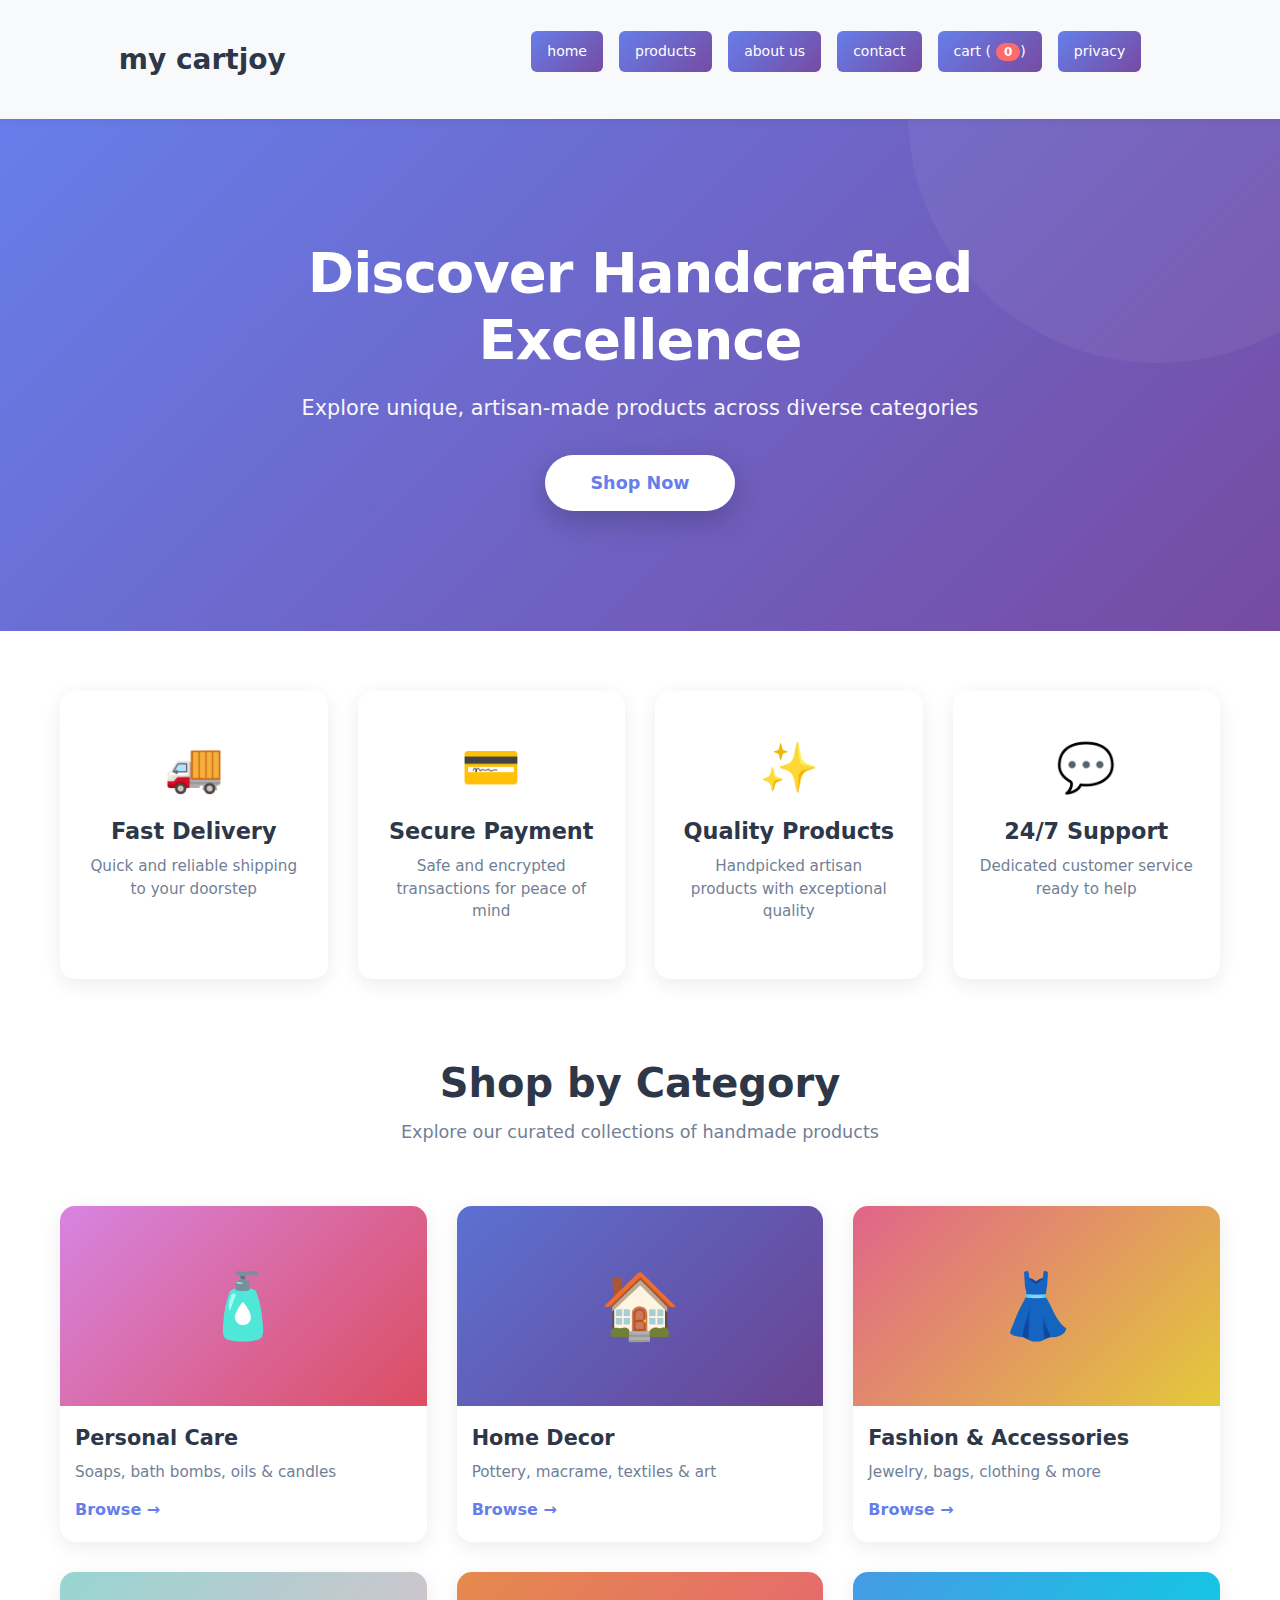
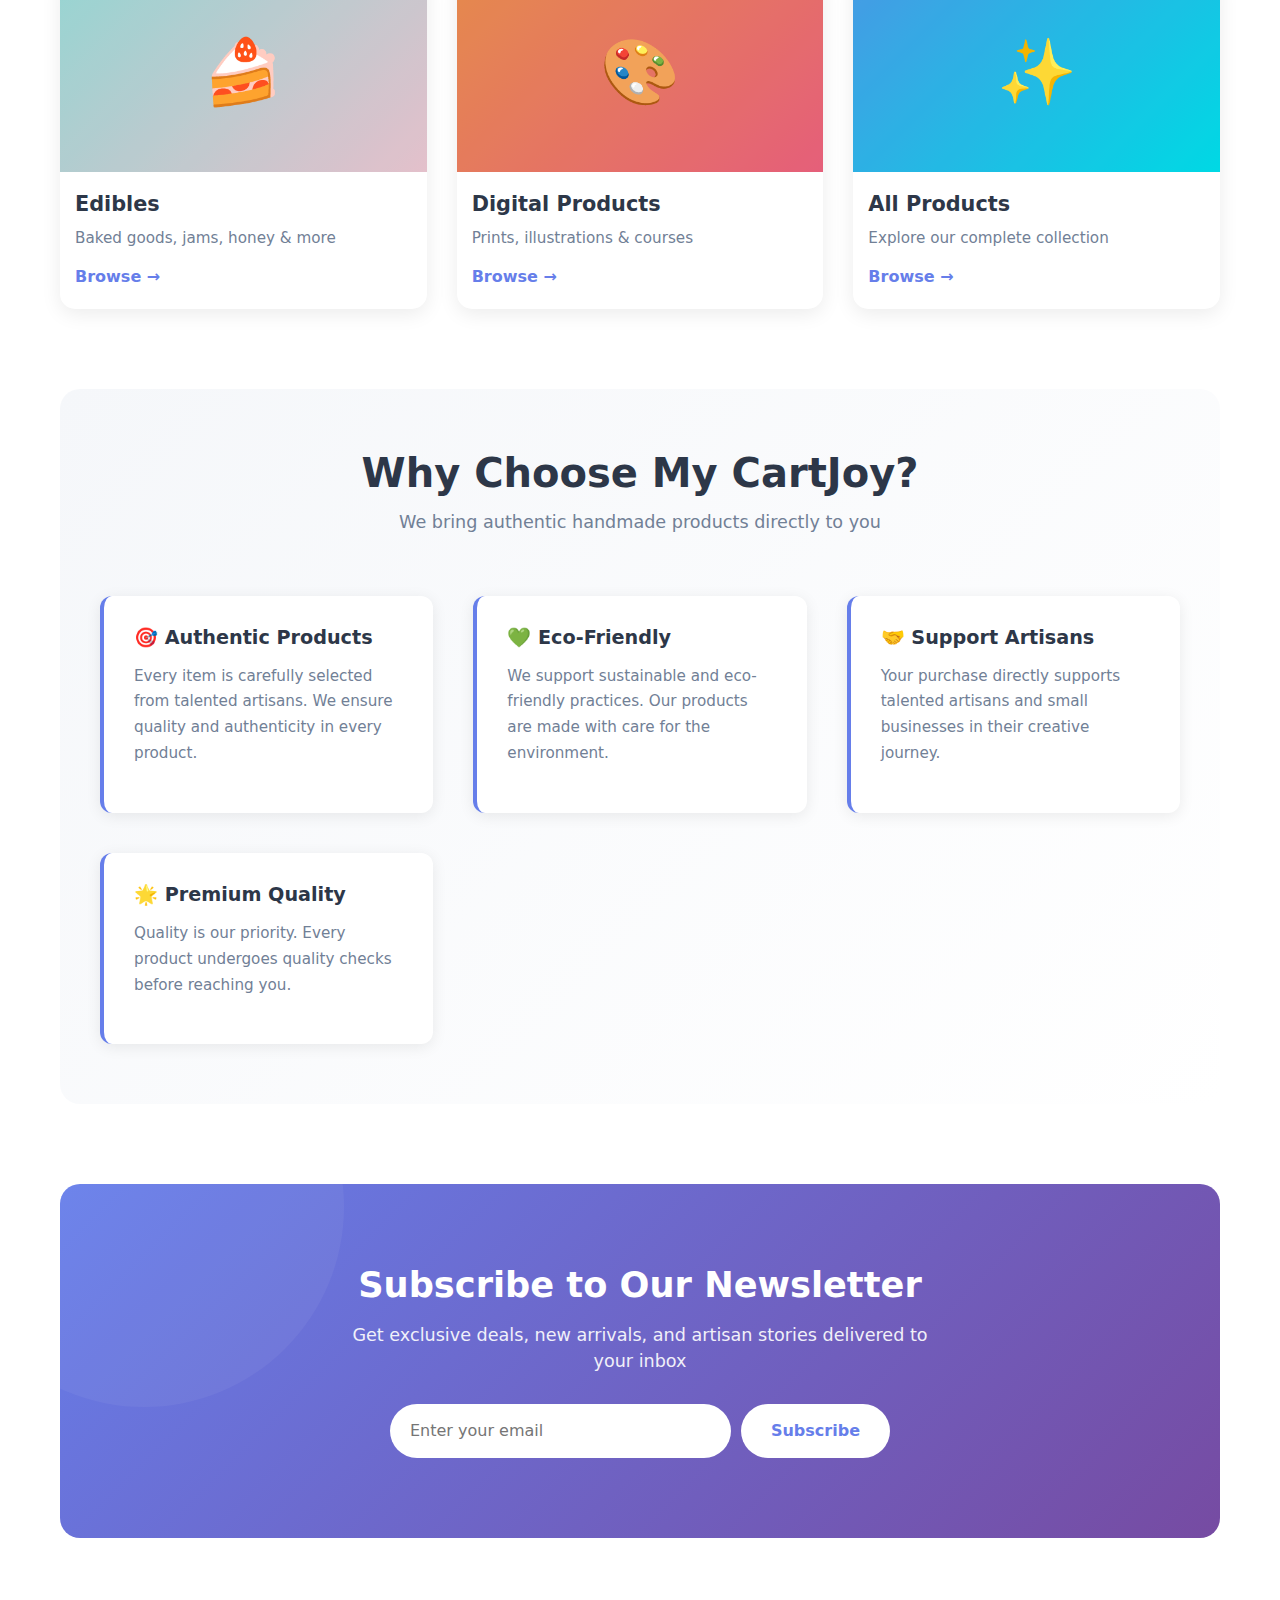
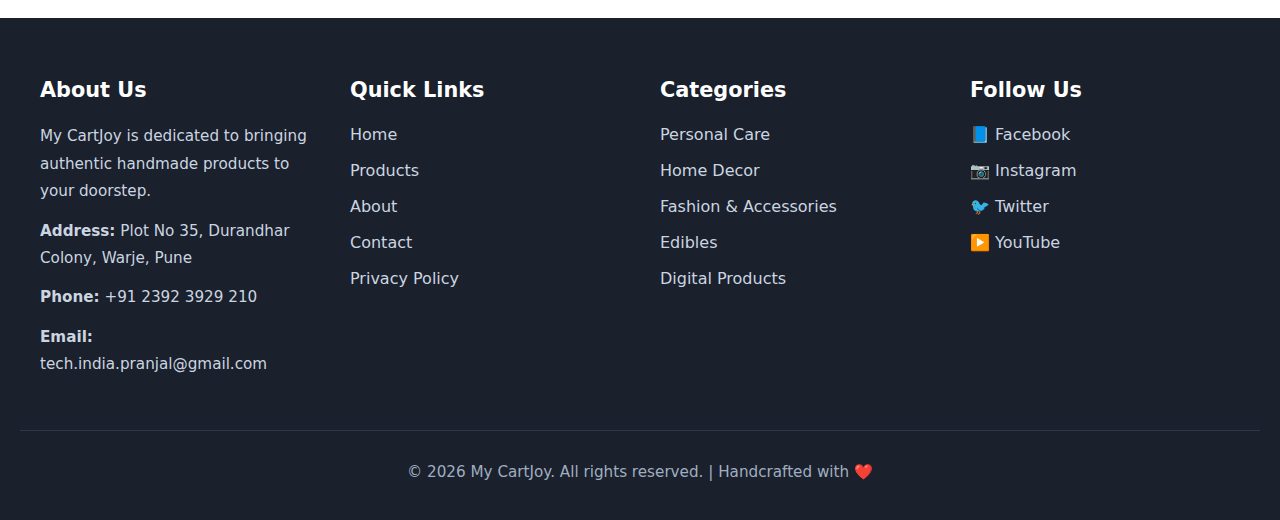
<file: index.html>
<!DOCTYPE html>
<html lang="en">
<head>
    <meta charset="UTF-8">
    <meta name="viewport" content="width=device-width, initial-scale=1.0">
    <title>Home - My CartJoy</title>
    <link rel="stylesheet" href="scr/css/header.css">
    <link rel="stylesheet" href="scr/css/home.css">
    <link href="https://cdn.jsdelivr.net/npm/bootstrap@5.0.2/dist/css/bootstrap.min.css" rel="stylesheet">
</head>
<body>
    <!-- Header -->
    <header class="site-header">
        <div class="d-flex justify-content-around p-3 bg-light">
            <h1 class="logo">my cartjoy</h1>
            <nav class="main-nav">
                <ul class="d-flex gap-3 list-unstyled">
                    <li><a href="/index.html" class="btn btn-primary">home</a></li>
                    <li><a href="/scr/tamplets/product.html" class="btn btn-primary">products</a></li>
                    <li><a href="/scr/tamplets/about.html" class="btn btn-primary">about us</a></li>
                    <li><a href="/scr/tamplets/contact.html" class="btn btn-primary">contact</a></li>
                    <li><a href="/scr/tamplets/cart.html" class="btn btn-primary">cart (<span id="cart-count">0</span>)</a></li>
                    <li><a href="/scr/tamplets/privacy.html" class="btn btn-primary">privacy</a></li>
                </ul>
            </nav>
        </div>
    </header>

    <!-- Hero Section -->
    <section class="hero-banner">
        <div class="hero-content">
            <h1>Discover Handcrafted Excellence</h1>
            <p>Explore unique, artisan-made products across diverse categories</p>
            <a href="/scr/tamplets/product.html" class="cta-btn">Shop Now</a>
        </div>
    </section>

    <!-- Main Content -->
    <main class="home-container">
        <!-- Features Section -->
        <section class="features-section">
            <div class="feature-card">
                <div class="feature-icon">🚚</div>
                <h3>Fast Delivery</h3>
                <p>Quick and reliable shipping to your doorstep</p>
            </div>
            <div class="feature-card">
                <div class="feature-icon">💳</div>
                <h3>Secure Payment</h3>
                <p>Safe and encrypted transactions for peace of mind</p>
            </div>
            <div class="feature-card">
                <div class="feature-icon">✨</div>
                <h3>Quality Products</h3>
                <p>Handpicked artisan products with exceptional quality</p>
            </div>
            <div class="feature-card">
                <div class="feature-icon">💬</div>
                <h3>24/7 Support</h3>
                <p>Dedicated customer service ready to help</p>
            </div>
        </section>

        <!-- Categories Preview Section -->
        <section class="categories-section">
            <div class="section-header">
                <h2>Shop by Category</h2>
                <p>Explore our curated collections of handmade products</p>
            </div>
            
            <div class="categories-grid">
                <div class="category-card">
                    <div class="category-image" style="background: linear-gradient(135deg, #f093fb 0%, #f5576c 100%);">
                        <span class="category-icon">🧴</span>
                    </div>
                    <h3>Personal Care</h3>
                    <p>Soaps, bath bombs, oils & candles</p>
                    <a href="/scr/tamplets/product.html" class="category-link">Browse →</a>
                </div>

                <div class="category-card">
                    <div class="category-image" style="background: linear-gradient(135deg, #667eea 0%, #764ba2 100%);">
                        <span class="category-icon">🏠</span>
                    </div>
                    <h3>Home Decor</h3>
                    <p>Pottery, macrame, textiles & art</p>
                    <a href="/scr/tamplets/product.html" class="category-link">Browse →</a>
                </div>

                <div class="category-card">
                    <div class="category-image" style="background: linear-gradient(135deg, #fa709a 0%, #fee140 100%);">
                        <span class="category-icon">👗</span>
                    </div>
                    <h3>Fashion & Accessories</h3>
                    <p>Jewelry, bags, clothing & more</p>
                    <a href="/scr/tamplets/product.html" class="category-link">Browse →</a>
                </div>

                <div class="category-card">
                    <div class="category-image" style="background: linear-gradient(135deg, #a8edea 0%, #fed6e3 100%);">
                        <span class="category-icon">🍰</span>
                    </div>
                    <h3>Edibles</h3>
                    <p>Baked goods, jams, honey & more</p>
                    <a href="/scr/tamplets/product.html" class="category-link">Browse →</a>
                </div>

                <div class="category-card">
                    <div class="category-image" style="background: linear-gradient(135deg, #ff9a56 0%, #ff6a88 100%);">
                        <span class="category-icon">🎨</span>
                    </div>
                    <h3>Digital Products</h3>
                    <p>Prints, illustrations & courses</p>
                    <a href="/scr/tamplets/product.html" class="category-link">Browse →</a>
                </div>

                <div class="category-card">
                    <div class="category-image" style="background: linear-gradient(135deg, #4facfe 0%, #00f2fe 100%);">
                        <span class="category-icon">✨</span>
                    </div>
                    <h3>All Products</h3>
                    <p>Explore our complete collection</p>
                    <a href="/scr/tamplets/product.html" class="category-link">Browse →</a>
                </div>
            </div>
        </section>

        <!-- Why Choose Us Section -->
        <section class="why-choose-section">
            <div class="section-header">
                <h2>Why Choose My CartJoy?</h2>
                <p>We bring authentic handmade products directly to you</p>
            </div>

            <div class="why-grid">
                <div class="why-card">
                    <h3>🎯 Authentic Products</h3>
                    <p>Every item is carefully selected from talented artisans. We ensure quality and authenticity in every product.</p>
                </div>
                <div class="why-card">
                    <h3>💚 Eco-Friendly</h3>
                    <p>We support sustainable and eco-friendly practices. Our products are made with care for the environment.</p>
                </div>
                <div class="why-card">
                    <h3>🤝 Support Artisans</h3>
                    <p>Your purchase directly supports talented artisans and small businesses in their creative journey.</p>
                </div>
                <div class="why-card">
                    <h3>🌟 Premium Quality</h3>
                    <p>Quality is our priority. Every product undergoes quality checks before reaching you.</p>
                </div>
            </div>
        </section>

        <!-- Newsletter Section -->
        <section class="newsletter-section">
            <div class="newsletter-content">
                <h2>Subscribe to Our Newsletter</h2>
                <p>Get exclusive deals, new arrivals, and artisan stories delivered to your inbox</p>
                <form class="newsletter-form" onsubmit="return false;">
                    <input type="email" placeholder="Enter your email" required>
                    <button type="submit">Subscribe</button>
                </form>
            </div>
        </section>
    </main>

    <!-- Footer -->
    <footer class="site-footer">
        <div class="footer-content">
            <div class="footer-section">
                <h3>About Us</h3>
                <p>My CartJoy is dedicated to bringing authentic handmade products to your doorstep.</p>
                <p><strong>Address:</strong> Plot No 35, Durandhar Colony, Warje, Pune</p>
                <p><strong>Phone:</strong> +91 2392 3929 210</p>
                <p><strong>Email:</strong> tech.india.pranjal@gmail.com</p>
            </div>
            <div class="footer-section">
                <h3>Quick Links</h3>
                <ul class="list-unstyled">
                    <li><a href="/index.html">Home</a></li>
                    <li><a href="/scr/tamplets/product.html">Products</a></li>
                    <li><a href="/scr/tamplets/about.html">About</a></li>
                    <li><a href="/scr/tamplets/contact.html">Contact</a></li>
                    <li><a href="/scr/tamplets/privacy.html">Privacy Policy</a></li>
                </ul>
            </div>
            <div class="footer-section">
                <h3>Categories</h3>
                <ul class="list-unstyled">
                    <li><a href="/scr/tamplets/product.html">Personal Care</a></li>
                    <li><a href="/scr/tamplets/product.html">Home Decor</a></li>
                    <li><a href="/scr/tamplets/product.html">Fashion & Accessories</a></li>
                    <li><a href="/scr/tamplets/product.html">Edibles</a></li>
                    <li><a href="/scr/tamplets/product.html">Digital Products</a></li>
                </ul>
            </div>
            <div class="footer-section">
                <h3>Follow Us</h3>
                <div class="social-links">
                    <a href="#" class="social-icon">📘 Facebook</a>
                    <a href="#" class="social-icon">📷 Instagram</a>
                    <a href="#" class="social-icon">🐦 Twitter</a>
                    <a href="#" class="social-icon">▶️ YouTube</a>
                </div>
            </div>
        </div>
        <div class="footer-bottom">
            <p>&copy; 2026 My CartJoy. All rights reserved. | Handcrafted with ❤️</p>
        </div>
    </footer>

    <script src="https://cdn.jsdelivr.net/npm/bootstrap@5.0.2/dist/js/bootstrap.bundle.min.js"></script>
</body>
</html>
</file>
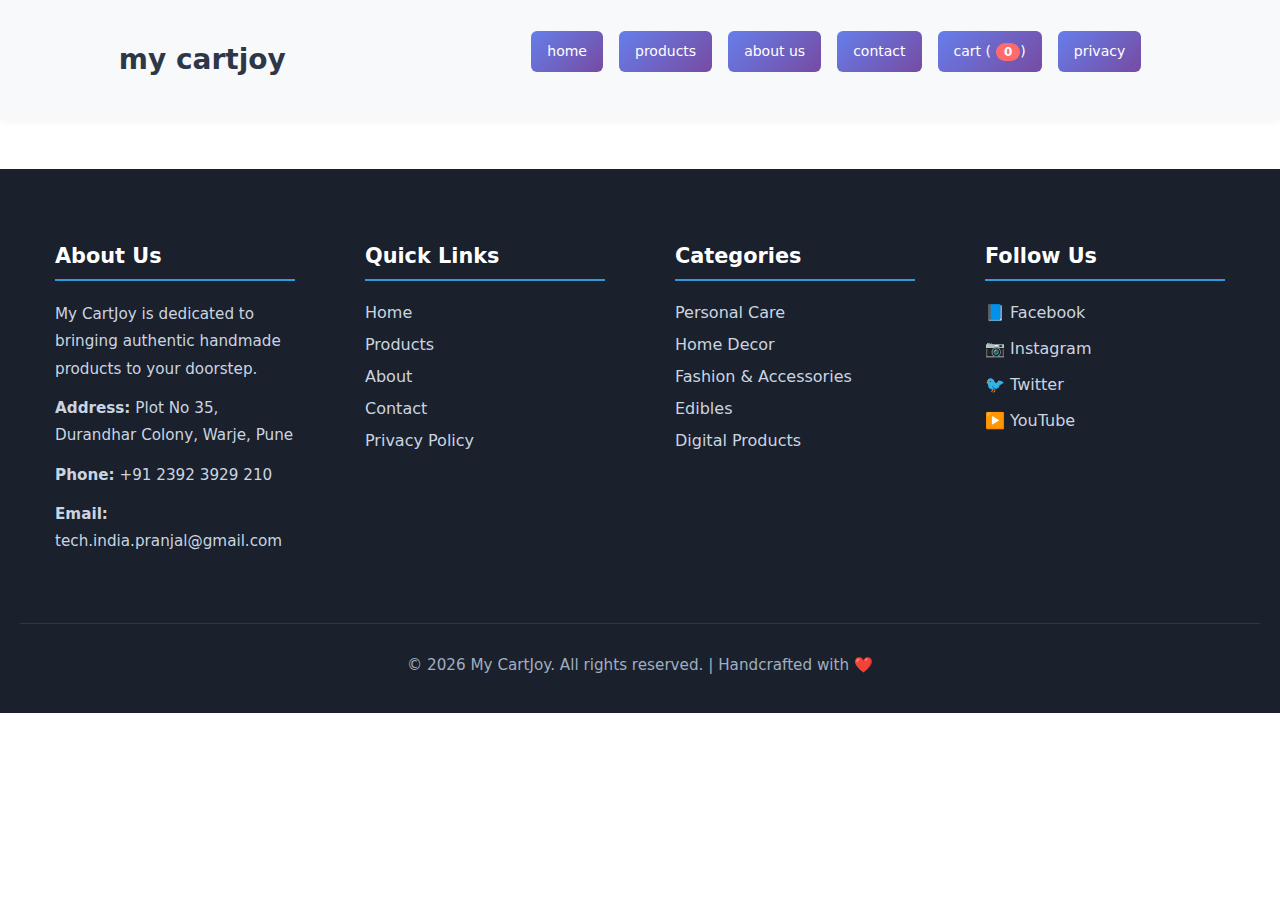
<file: scr/tamplets/about.html>
<!DOCTYPE html>
<html lang="en">
<head>
    <meta charset="UTF-8">
    <meta name="viewport" content="width=device-width, initial-scale=1.0">
    <title>About Us - My CartJoy</title>
    <link rel="stylesheet" href="../css/header.css">
    <link rel="stylesheet" href="../css/index.css">
    <link rel="stylesheet" href="../css/home.css">
    <link href="https://cdn.jsdelivr.net/npm/bootstrap@5.0.2/dist/css/bootstrap.min.css" rel="stylesheet">
</head>
<body>
    <header class="site-header">
        <div class="d-flex justify-content-around p-3 bg-light">
            <h1 class="logo">my cartjoy</h1>
            <nav class="main-nav">
                <ul class="d-flex gap-3 list-unstyled">
                    <li><a href="/index.html" class="btn btn-primary">home</a></li>
                    <li><a href="/scr/tamplets/product.html" class="btn btn-primary">products</a></li>
                    <li><a href="/scr/tamplets/about.html" class="btn btn-primary">about us</a></li>
                    <li><a href="/scr/tamplets/contact.html" class="btn btn-primary">contact</a></li>
                    <li><a href="/scr/tamplets/cart.html" class="btn btn-primary">cart (<span id="cart-count">0</span>)</a></li>
                    <li><a href="/scr/tamplets/privacy.html" class="btn btn-primary">privacy</a></li>
                </ul>
            </nav>
        </div>
    </header>
    <main class="container">
       
    </main>

    <!-- Footer -->
    <footer class="site-footer">
        <div class="footer-content">
            <div class="footer-section">
                <h3>About Us</h3>
                <p>My CartJoy is dedicated to bringing authentic handmade products to your doorstep.</p>
                <p><strong>Address:</strong> Plot No 35, Durandhar Colony, Warje, Pune</p>
                <p><strong>Phone:</strong> +91 2392 3929 210</p>
                <p><strong>Email:</strong> tech.india.pranjal@gmail.com</p>
            </div>
            <div class="footer-section">
                <h3>Quick Links</h3>
                <ul class="list-unstyled">
                    <li><a href="/index.html">Home</a></li>
                    <li><a href="/scr/tamplets/product.html">Products</a></li>
                    <li><a href="/scr/tamplets/about.html">About</a></li>
                    <li><a href="/scr/tamplets/contact.html">Contact</a></li>
                    <li><a href="/scr/tamplets/privacy.html">Privacy Policy</a></li>
                </ul>
            </div>
            <div class="footer-section">
                <h3>Categories</h3>
                <ul class="list-unstyled">
                    <li><a href="/scr/tamplets/product.html">Personal Care</a></li>
                    <li><a href="/scr/tamplets/product.html">Home Decor</a></li>
                    <li><a href="/scr/tamplets/product.html">Fashion & Accessories</a></li>
                    <li><a href="/scr/tamplets/product.html">Edibles</a></li>
                    <li><a href="/scr/tamplets/product.html">Digital Products</a></li>
                </ul>
            </div>
            <div class="footer-section">
                <h3>Follow Us</h3>
                <div class="social-links">
                    <a href="#" class="social-icon">📘 Facebook</a>
                    <a href="#" class="social-icon">📷 Instagram</a>
                    <a href="#" class="social-icon">🐦 Twitter</a>
                    <a href="#" class="social-icon">▶️ YouTube</a>
                </div>
            </div>
        </div>
        <div class="footer-bottom">
            <p>&copy; 2026 My CartJoy. All rights reserved. | Handcrafted with ❤️</p>
        </div>
    </footer>

    <script src="https://cdn.jsdelivr.net/npm/bootstrap@5.0.2/dist/js/bootstrap.bundle.min.js"></script>
</body>
</html>
</file>
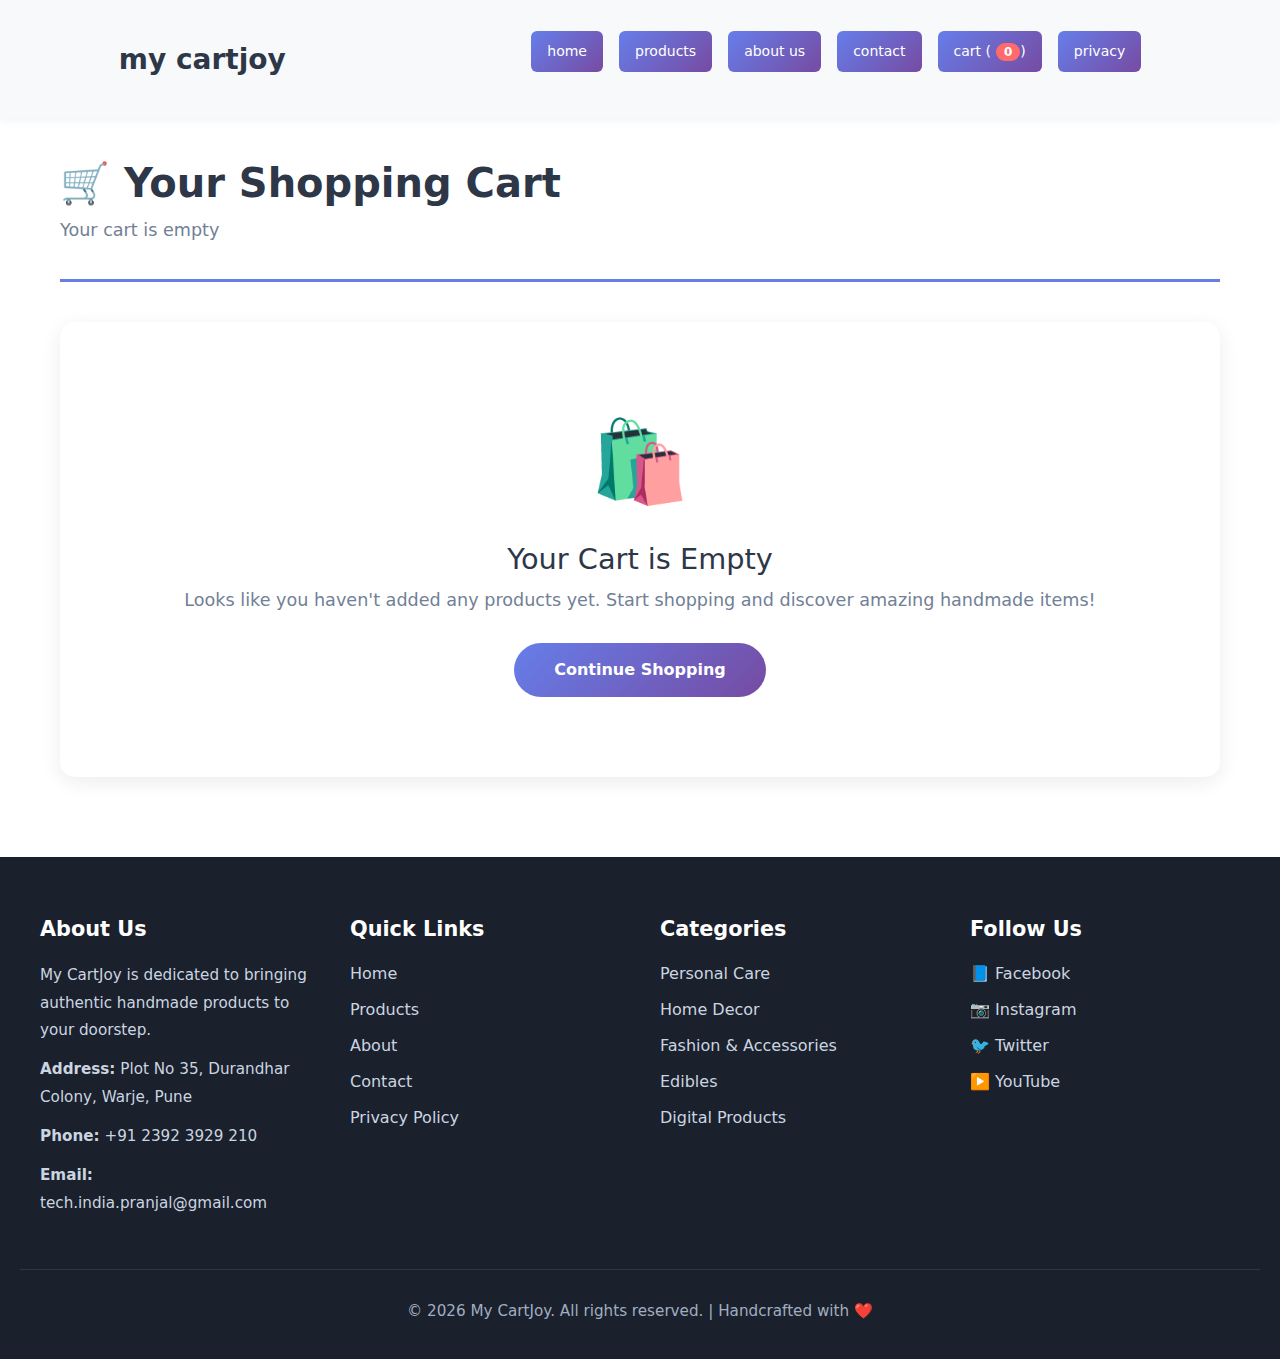
<file: scr/tamplets/cart.html>
<!DOCTYPE html>
<html lang="en">
<head>
    <meta charset="UTF-8">
    <meta name="viewport" content="width=device-width, initial-scale=1.0">
    <title>Shopping Cart - My CartJoy</title>
    <link rel="stylesheet" href="../css/header.css">
    <link rel="stylesheet" href="../css/home.css">
    <link rel="stylesheet" href="../css/cart.css">
    <link href="https://cdn.jsdelivr.net/npm/bootstrap@5.0.2/dist/css/bootstrap.min.css" rel="stylesheet">
</head>
<body>
     <header class="site-header">
        <div class="d-flex justify-content-around p-3 bg-light">
            <h1 class="logo">my cartjoy</h1>
            <nav class="main-nav">
                <ul class="d-flex gap-3 list-unstyled">
                    <li><a href="/index.html" class="btn btn-primary">home</a></li>
                    <li><a href="/scr/tamplets/product.html" class="btn btn-primary">products</a></li>
                    <li><a href="/scr/tamplets/about.html" class="btn btn-primary">about us</a></li>
                    <li><a href="/scr/tamplets/contact.html" class="btn btn-primary">contact</a></li>
                    <li><a href="/scr/tamplets/cart.html" class="btn btn-primary">cart (<span id="cart-count">0</span>)</a></li>
                    <li><a href="/scr/tamplets/privacy.html" class="btn btn-primary">privacy</a></li>
                </ul>
            </nav>
        </div>
    </header>

    <main class="cart-container">
        <div class="cart-header">
            <h1>🛒 Your Shopping Cart</h1>
            <p id="cart-status">Your cart is empty</p>
        </div>

        <!-- Empty Cart Message -->
        <div id="empty-cart-msg" class="empty-cart">
            <span class="empty-cart-icon">🛍️</span>
            <h2>Your Cart is Empty</h2>
            <p>Looks like you haven't added any products yet. Start shopping and discover amazing handmade items!</p>
            <a href="/scr/tamplets/product.html" class="continue-shopping">Continue Shopping</a>
        </div>

        <!-- Cart Items Display -->
        <div id="cart-content" style="display: none;">
            <div class="cart-wrapper">
                <!-- Cart Items List -->
                <div class="cart-items-section">
                    <div class="cart-items-header">
                        <div>Product</div>
                        <div style="text-align: center;">Quantity</div>
                        <div style="text-align: right;">Price</div>
                        <div style="text-align: right;">Total</div>
                        <div style="text-align: center;">Action</div>
                    </div>
                    <div id="cart-items">
                        <!-- Cart items will be dynamically added here -->
                    </div>
                </div>

                <!-- Cart Summary Sidebar -->
                <div class="cart-summary">
                    <h3 class="summary-title">Order Summary</h3>
                    
                    <div class="summary-row">
                        <span>Subtotal:</span>
                        <span class="summary-value">₹<span id="subtotal">0.00</span></span>
                    </div>
                    
                    <div class="summary-row">
                        <span>Discount:</span>
                        <span class="summary-value">₹<span id="discount-amount">0.00</span></span>
                    </div>

                    <div class="summary-row">
                        <span>Shipping:</span>
                        <span class="summary-value">₹<span id="shipping">0.00</span></span>
                    </div>

                    <div class="summary-row">
                        <span>Tax (10%):</span>
                        <span class="summary-value">₹<span id="tax-amount">0.00</span></span>
                    </div>

                    <div class="summary-row total">
                        <span>Total Amount:</span>
    <script src="../js/products.js"></script>
    <script src="../js/cart.js"></script>
                        <span class="summary-value">₹<span id="total-amount">0.00</span></span>
                    </div>

                    <div class="discount-banner" id="discount-banner" style="display: none;">
                        You're saving ₹<span id="saving-amount">0</span> today! 🎉
                    </div>

                    <div class="checkout-actions">
                        <button class="checkout-btn" id="checkout-btn" onclick="proceedToCheckout()">Proceed to Checkout</button>
                        <a href="/scr/tamplets/product.html" class="continue-shopping-btn">Continue Shopping</a>
                    </div>
                </div>
            </div>
        </div>
    </main>
    
    <!-- Footer -->
    <footer class="site-footer">
        <div class="footer-content">
            <div class="footer-section">
                <h3>About Us</h3>
                <p>My CartJoy is dedicated to bringing authentic handmade products to your doorstep.</p>
                <p><strong>Address:</strong> Plot No 35, Durandhar Colony, Warje, Pune</p>
                <p><strong>Phone:</strong> +91 2392 3929 210</p>
                <p><strong>Email:</strong> tech.india.pranjal@gmail.com</p>
            </div>
            <div class="footer-section">
                <h3>Quick Links</h3>
                <ul class="list-unstyled">
                    <li><a href="/index.html">Home</a></li>
                    <li><a href="/scr/tamplets/product.html">Products</a></li>
                    <li><a href="/scr/tamplets/about.html">About</a></li>
                    <li><a href="/scr/tamplets/contact.html">Contact</a></li>
                    <li><a href="/scr/tamplets/privacy.html">Privacy Policy</a></li>
                </ul>
            </div>
            <div class="footer-section">
                <h3>Categories</h3>
                <ul class="list-unstyled">
                    <li><a href="/scr/tamplets/product.html">Personal Care</a></li>
                    <li><a href="/scr/tamplets/product.html">Home Decor</a></li>
                    <li><a href="/scr/tamplets/product.html">Fashion & Accessories</a></li>
                    <li><a href="/scr/tamplets/product.html">Edibles</a></li>
                    <li><a href="/scr/tamplets/product.html">Digital Products</a></li>
                </ul>
            </div>
            <div class="footer-section">
                <h3>Follow Us</h3>
                <div class="social-links">
                    <a href="#" class="social-icon">📘 Facebook</a>
                    <a href="#" class="social-icon">📷 Instagram</a>
                    <a href="#" class="social-icon">🐦 Twitter</a>
                    <a href="#" class="social-icon">▶️ YouTube</a>
                </div>
            </div>
        </div>
        <div class="footer-bottom">
            <p>&copy; 2026 My CartJoy. All rights reserved. | Handcrafted with ❤️</p>
        </div>
    </footer>

    <script src="https://cdn.jsdelivr.net/npm/bootstrap@5.0.2/dist/js/bootstrap.bundle.min.js"></script>
</body>
</html>
</file>
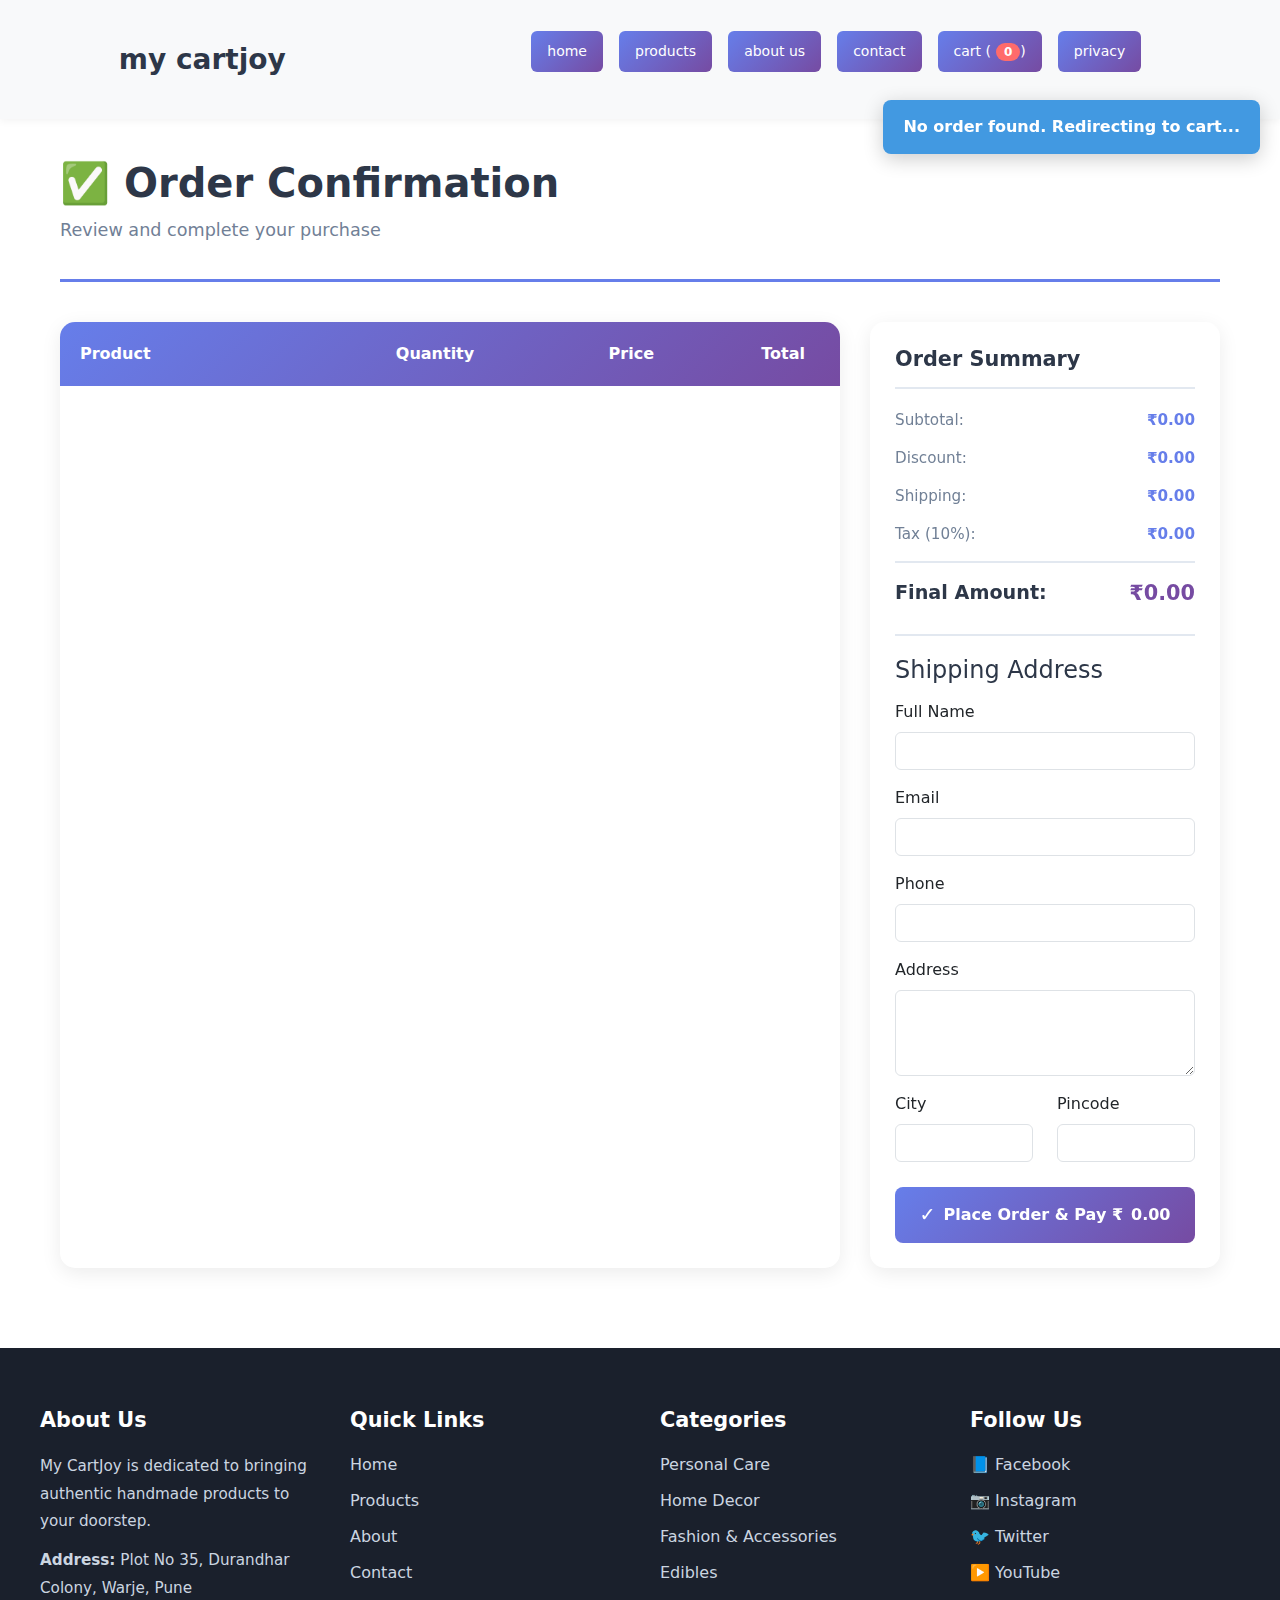
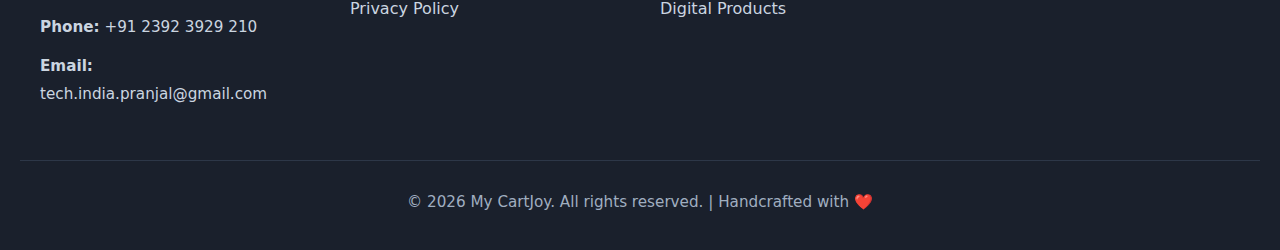
<file: scr/tamplets/checkout.html>
<!DOCTYPE html>
<html lang="en">
<head>
    <meta charset="UTF-8">
    <meta name="viewport" content="width=device-width, initial-scale=1.0">
    <title>Checkout - My CartJoy</title>
    <link rel="stylesheet" href="../css/header.css">
    <link rel="stylesheet" href="../css/home.css">
    <link rel="stylesheet" href="../css/cart.css">
    <link href="https://cdn.jsdelivr.net/npm/bootstrap@5.0.2/dist/css/bootstrap.min.css" rel="stylesheet">
</head>
<body>
     <header class="site-header">
        <div class="d-flex justify-content-around p-3 bg-light">
            <h1 class="logo">my cartjoy</h1>
            <nav class="main-nav">
                <ul class="d-flex gap-3 list-unstyled">
                    <li><a href="/index.html" class="btn btn-primary">home</a></li>
                    <li><a href="/scr/tamplets/product.html" class="btn btn-primary">products</a></li>
                    <li><a href="/scr/tamplets/about.html" class="btn btn-primary">about us</a></li>
                    <li><a href="/scr/tamplets/contact.html" class="btn btn-primary">contact</a></li>
                    <li><a href="/scr/tamplets/cart.html" class="btn btn-primary">cart (<span id="cart-count">0</span>)</a></li>
                    <li><a href="/scr/tamplets/privacy.html" class="btn btn-primary">privacy</a></li>
                </ul>
            </nav>
        </div>
    </header>

    <main class="cart-container">
        <div class="cart-header">
            <h1>✅ Order Confirmation</h1>
            <p>Review and complete your purchase</p>
        </div>

        <div class="cart-wrapper">
            <!-- Order Items -->
            <div class="cart-items-section">
                <div class="cart-items-header">
                    <div>Product</div>
                    <div style="text-align: center;">Quantity</div>
                    <div style="text-align: right;">Price</div>
                    <div style="text-align: right;">Total</div>
                    <div></div>
                </div>
                <div id="order-items">
                    <!-- Order items will be displayed here -->
                </div>
            </div>

            <!-- Checkout Summary -->
            <div class="cart-summary">
                <h3 class="summary-title">Order Summary</h3>
                
                <div class="summary-row">
                    <span>Subtotal:</span>
                    <span class="summary-value">₹<span id="order-subtotal">0.00</span></span>
                </div>
                
                <div class="summary-row">
                    <span>Discount:</span>
                    <span class="summary-value">₹<span id="order-discount">0.00</span></span>
                </div>

                <div class="summary-row">
                    <span>Shipping:</span>
                    <span class="summary-value" id="order-shipping-display">₹<span id="order-shipping">0.00</span></span>
                </div>

                <div class="summary-row">
                    <span>Tax (10%):</span>
                    <span class="summary-value">₹<span id="order-tax">0.00</span></span>
                </div>

                <div class="summary-row total">
                    <span>Final Amount:</span>
                    <span class="summary-value">₹<span id="order-total">0.00</span></span>
                </div>

                <div style="margin-top: 25px; padding-top: 20px; border-top: 2px solid #e2e8f0;">
                    <h4 style="margin-bottom: 15px; color: #2d3748;">Shipping Address</h4>
                    <form id="shipping-form" onsubmit="submitOrder(event)">
                        <div class="mb-3">
                            <label for="fullname" class="form-label">Full Name</label>
                            <input type="text" class="form-control" id="fullname" required>
                        </div>
                        <div class="mb-3">
                            <label for="email" class="form-label">Email</label>
                            <input type="email" class="form-control" id="email" required>
                        </div>
                        <div class="mb-3">
                            <label for="phone" class="form-label">Phone</label>
                            <input type="tel" class="form-control" id="phone" required>
                        </div>
                        <div class="mb-3">
                            <label for="address" class="form-label">Address</label>
                            <textarea class="form-control" id="address" rows="3" required></textarea>
                        </div>
                        <div class="row">
                            <div class="col-md-6">
                                <label for="city" class="form-label">City</label>
                                <input type="text" class="form-control" id="city" required>
                            </div>
                            <div class="col-md-6">
                                <label for="pincode" class="form-label">Pincode</label>
                                <input type="text" class="form-control" id="pincode" required>
                            </div>
                        </div>

                        <button type="submit" class="checkout-btn" style="margin-top: 25px;">
                            Place Order & Pay ₹<span id="payment-amount">0.00</span>
                        </button>
                    </form>
                </div>
            </div>
        </div>
    </main>
    
    <!-- Footer -->
    <footer class="site-footer">
        <div class="footer-content">
            <div class="footer-section">
                <h3>About Us</h3>
                <p>My CartJoy is dedicated to bringing authentic handmade products to your doorstep.</p>
                <p><strong>Address:</strong> Plot No 35, Durandhar Colony, Warje, Pune</p>
                <p><strong>Phone:</strong> +91 2392 3929 210</p>
                <p><strong>Email:</strong> tech.india.pranjal@gmail.com</p>
            </div>
            <div class="footer-section">
                <h3>Quick Links</h3>
                <ul class="list-unstyled">
                    <li><a href="/index.html">Home</a></li>
                    <li><a href="/scr/tamplets/product.html">Products</a></li>
                    <li><a href="/scr/tamplets/about.html">About</a></li>
                    <li><a href="/scr/tamplets/contact.html">Contact</a></li>
                    <li><a href="/scr/tamplets/privacy.html">Privacy Policy</a></li>
                </ul>
            </div>
            <div class="footer-section">
                <h3>Categories</h3>
                <ul class="list-unstyled">
                    <li><a href="/scr/tamplets/product.html">Personal Care</a></li>
                    <li><a href="/scr/tamplets/product.html">Home Decor</a></li>
                    <li><a href="/scr/tamplets/product.html">Fashion & Accessories</a></li>
                    <li><a href="/scr/tamplets/product.html">Edibles</a></li>
                    <li><a href="/scr/tamplets/product.html">Digital Products</a></li>
                </ul>
            </div>
            <div class="footer-section">
                <h3>Follow Us</h3>
                <div class="social-links">
                    <a href="#" class="social-icon">📘 Facebook</a>
                    <a href="#" class="social-icon">📷 Instagram</a>
                    <a href="#" class="social-icon">🐦 Twitter</a>
                    <a href="#" class="social-icon">▶️ YouTube</a>
                </div>
            </div>
        </div>
        <div class="footer-bottom">
            <p>&copy; 2026 My CartJoy. All rights reserved. | Handcrafted with ❤️</p>
        </div>
    </footer>
    
    <script src="https://cdn.jsdelivr.net/npm/bootstrap@5.0.2/dist/js/bootstrap.bundle.min.js"></script>
    <script src="../js/cart.js"></script>
    <script src="../js/checkout.js"></script>
</body>
</html>
</file>
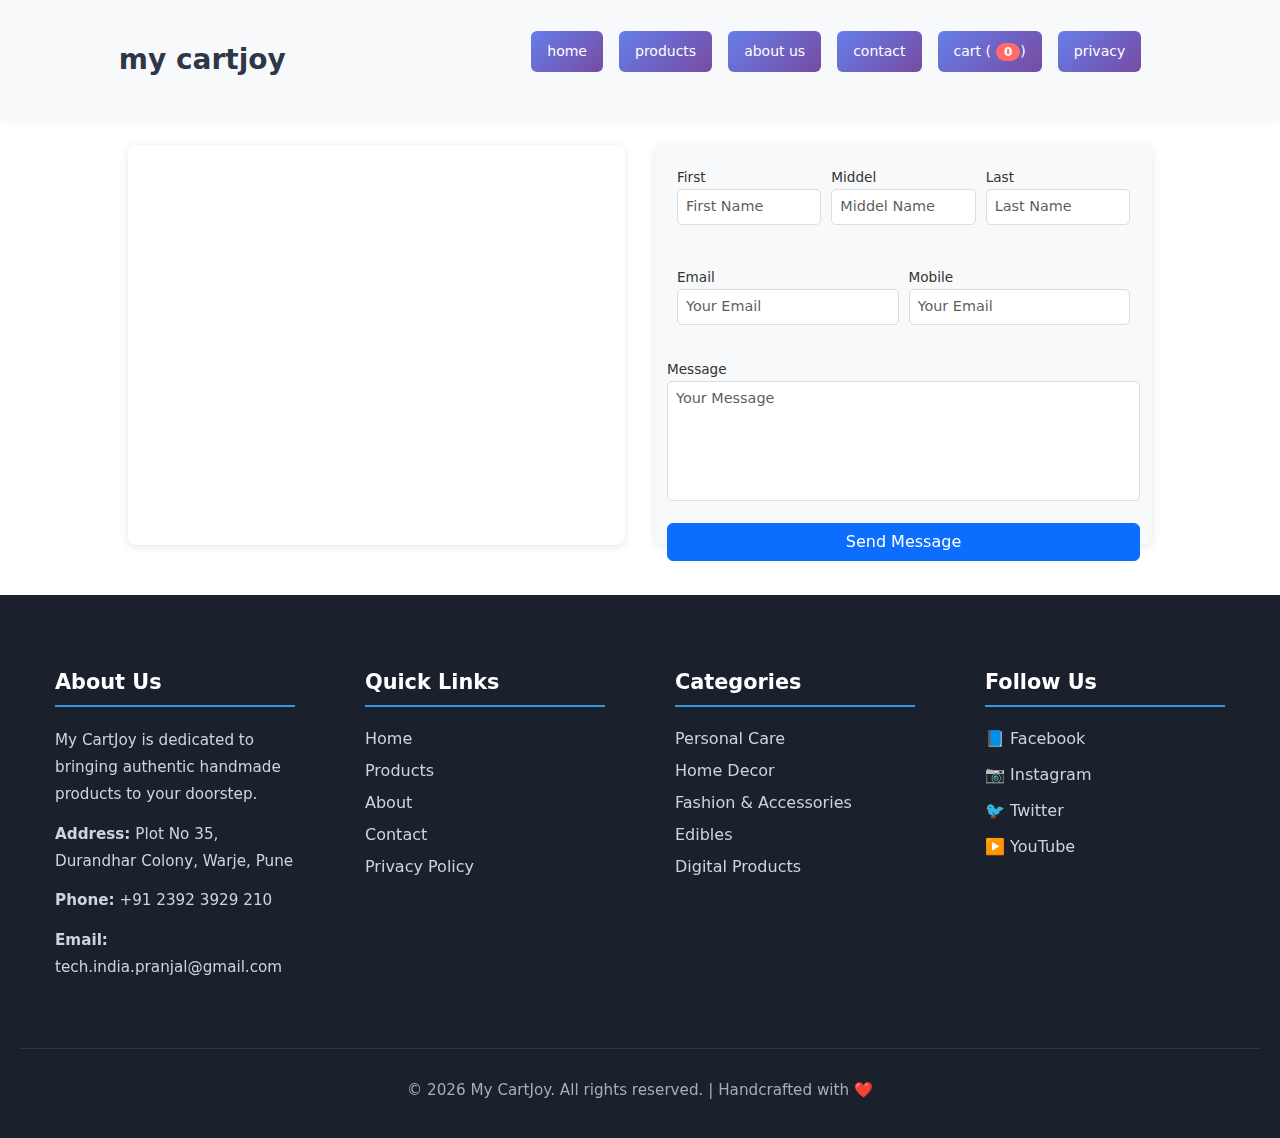
<file: scr/tamplets/contact.html>
<!DOCTYPE html>
<html lang="en">
<head>
    <meta charset="UTF-8">
    <meta name="viewport" content="width=device-width, initial-scale=1.0">
    <title>Contact Us - My CartJoy</title>
    <link rel="stylesheet" href="../css/header.css">
    <link rel="stylesheet" href="../css/index.css">
    <link rel="stylesheet" href="../css/contact.css">
    <link rel="stylesheet" href="../css/home.css">
    <link href="https://cdn.jsdelivr.net/npm/bootstrap@5.0.2/dist/css/bootstrap.min.css" rel="stylesheet">
</head>
<body>
    <header class="site-header">
        <div class="d-flex justify-content-around p-3 bg-light">
            <h1 class="logo">my cartjoy</h1>
            <nav class="main-nav">
                <ul class="d-flex gap-3 list-unstyled">
                    <li><a href="/index.html" class="btn btn-primary">home</a></li>
                    <li><a href="/scr/tamplets/product.html" class="btn btn-primary">products</a></li>
                    <li><a href="/scr/tamplets/about.html" class="btn btn-primary">about us</a></li>
                    <li><a href="/scr/tamplets/contact.html" class="btn btn-primary">contact</a></li>
                    <li><a href="/scr/tamplets/cart.html" class="btn btn-primary">cart (<span id="cart-count">0</span>)</a></li>
                    <li><a href="/scr/tamplets/privacy.html" class="btn btn-primary">privacy</a></li>
                </ul>
            </nav>
        </div>
    </header>  

    <main class="contact-container">
        <div class="contact-map">
            <iframe src="https://www.google.com/maps/embed?pb=!1m18!1m12!1m3!1d3782.5696321891374!2d73.84184931088619!3d18.50744788726789!2m3!1f0!2f0!3f0!3m2!1i1024!2i768!4f13.1!3m3!1m2!1s0x3bc2b9c5b5b5b5b5%3A0x5b5b5b5b5b5b5b5b!2sWarje%2C%20Pune!5e0!3m2!1sen!2sin!4v1234567890" width="100%" height="400" style="border:0;" allowfullscreen="" loading="lazy" referrerpolicy="no-referrer-when-downgrade"></iframe>
        </div>
        <div class="contact-form-div">
            <form class="contact-form">
                <div class="mb-3">
                    <table>
                        <tr class="d-flex justify-content-around">
                            <td> <label for="name" class="form-label">First</label>
                                <input type="text" class="form-control" id="name" placeholder="First Name">
                            </td>
                            <td> <label for="name" class="form-label">Middel </label>
                                <input type="text" class="form-control" id="name" placeholder="Middel Name">
                            </td>
                            <td> <label for="name" class="form-label">Last</label>
                                <input type="text" class="form-control" id="name" placeholder="Last Name">
                            </td>
                        </tr>
                    </table>  
                </div>
                <div>
                    <table class="mb-3 tb1">
                        <tr class="d-flex justify-content-between">
                            <td>
                                <label for="email" class="form-label">Email</label>
                                <input type="email" class="form-control" id="email" placeholder="Your Email">
                            </td>
                            <td>
                                <label for="email" class="form-label">Mobile </label>
                                <input type="email" class="form-control" id="email" placeholder="Your Email">
                            </td>
                        </tr>
                    </table>
                </div>
                <div class="mb-3">
                    <label for="message" class="form-label">Message</label>
                    <textarea class="form-control" id="message" rows="5" placeholder="Your Message"></textarea>
                </div>
                <button type="submit" class="btn btn-primary">Send Message</button>
            </form>
        </div>
    </main>

    <!-- Footer -->
    <footer class="site-footer">
        <div class="footer-content">
            <div class="footer-section">
                <h3>About Us</h3>
                <p>My CartJoy is dedicated to bringing authentic handmade products to your doorstep.</p>
                <p><strong>Address:</strong> Plot No 35, Durandhar Colony, Warje, Pune</p>
                <p><strong>Phone:</strong> +91 2392 3929 210</p>
                <p><strong>Email:</strong> tech.india.pranjal@gmail.com</p>
            </div>
            <div class="footer-section">
                <h3>Quick Links</h3>
                <ul class="list-unstyled">
                    <li><a href="/index.html">Home</a></li>
                    <li><a href="/scr/tamplets/product.html">Products</a></li>
                    <li><a href="/scr/tamplets/about.html">About</a></li>
                    <li><a href="/scr/tamplets/contact.html">Contact</a></li>
                    <li><a href="/scr/tamplets/privacy.html">Privacy Policy</a></li>
                </ul>
            </div>
            <div class="footer-section">
                <h3>Categories</h3>
                <ul class="list-unstyled">
                    <li><a href="/scr/tamplets/product.html">Personal Care</a></li>
                    <li><a href="/scr/tamplets/product.html">Home Decor</a></li>
                    <li><a href="/scr/tamplets/product.html">Fashion & Accessories</a></li>
                    <li><a href="/scr/tamplets/product.html">Edibles</a></li>
                    <li><a href="/scr/tamplets/product.html">Digital Products</a></li>
                </ul>
            </div>
            <div class="footer-section">
                <h3>Follow Us</h3>
                <div class="social-links">
                    <a href="#" class="social-icon">📘 Facebook</a>
                    <a href="#" class="social-icon">📷 Instagram</a>
                    <a href="#" class="social-icon">🐦 Twitter</a>
                    <a href="#" class="social-icon">▶️ YouTube</a>
                </div>
            </div>
        </div>
        <div class="footer-bottom">
            <p>&copy; 2026 My CartJoy. All rights reserved. | Handcrafted with ❤️</p>
        </div>
    </footer>

    <script src="https://cdn.jsdelivr.net/npm/bootstrap@5.0.2/dist/js/bootstrap.bundle.min.js"></script>
</body>
</html>
</file>
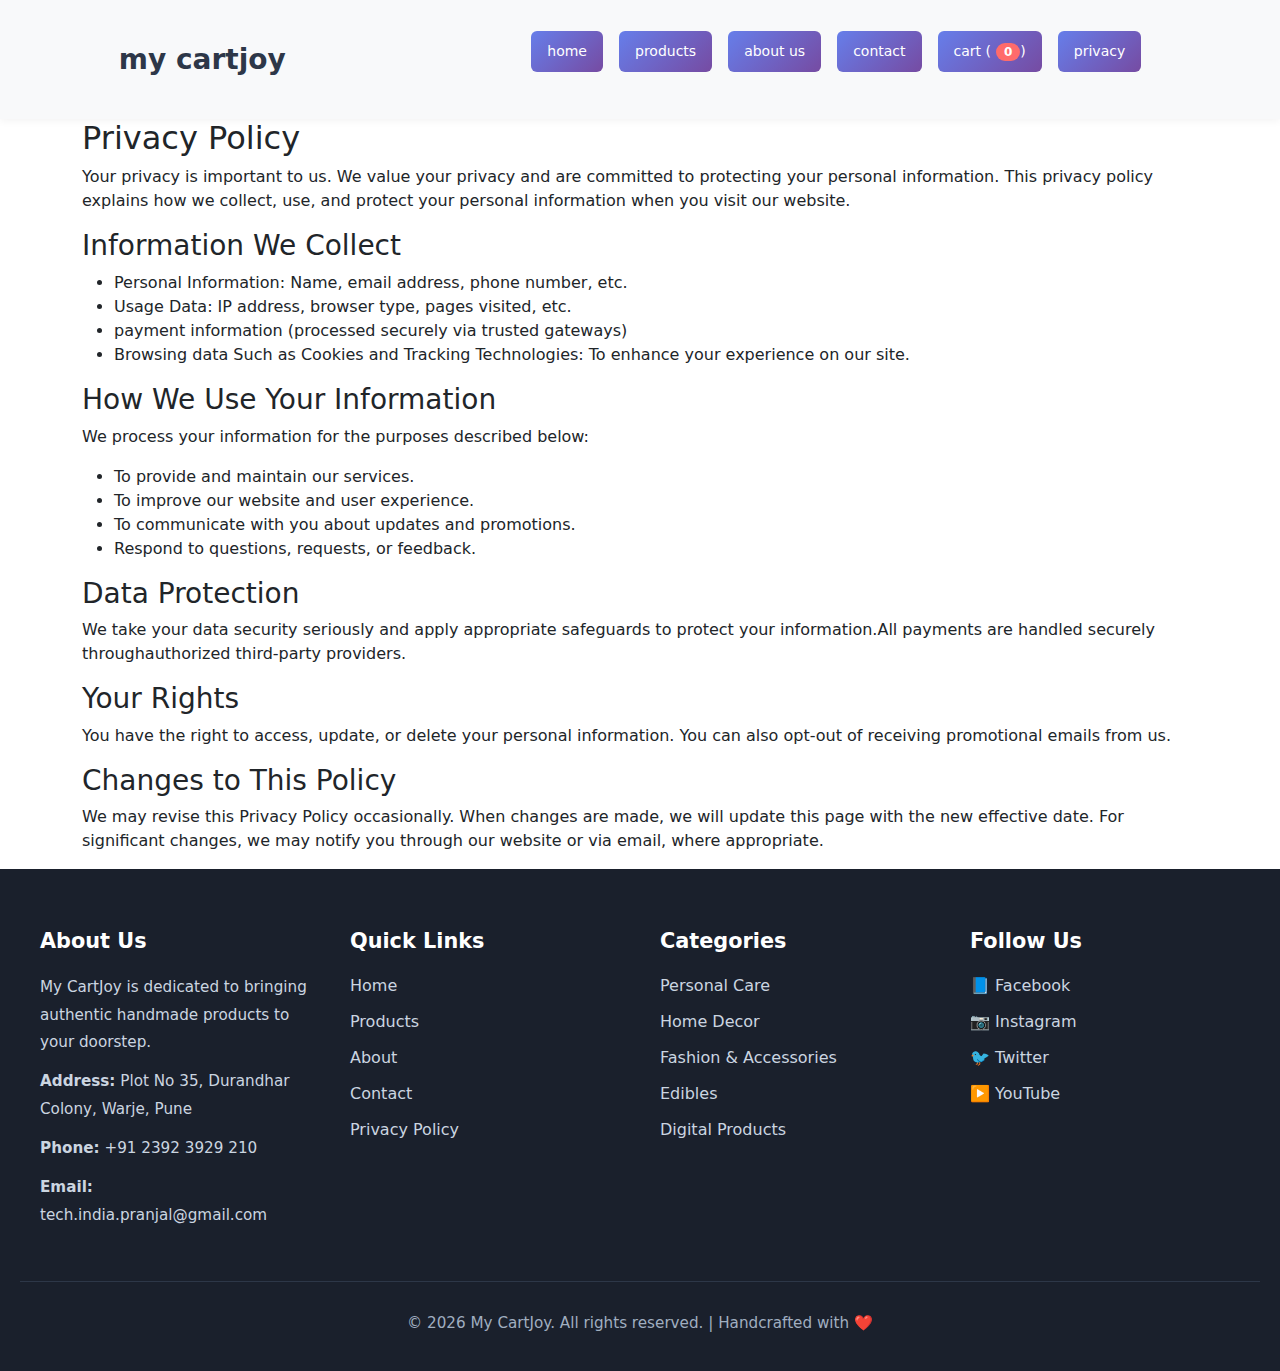
<file: scr/tamplets/privacy.html>
<!DOCTYPE html>
<html lang="en">
<head>
    <meta charset="UTF-8">
    <meta name="viewport" content="width=device-width, initial-scale=1.0">
    <title>Privacy Policy - My CartJoy</title>
    <link rel="stylesheet" href="../css/header.css">
    <link rel="stylesheet" href="../css/home.css">
    <link href="https://cdn.jsdelivr.net/npm/bootstrap@5.0.2/dist/css/bootstrap.min.css" rel="stylesheet">
</head>
<body>
    <header class="site-header">
        <div class="d-flex justify-content-around p-3 bg-light">
            <h1 class="logo">my cartjoy</h1>
            <nav class="main-nav">
                <ul class="d-flex gap-3 list-unstyled">
                    <li><a href="/index.html" class="btn btn-primary">home</a></li>
                    <li><a href="/scr/tamplets/product.html" class="btn btn-primary">products</a></li>
                    <li><a href="/scr/tamplets/about.html" class="btn btn-primary">about us</a></li>
                    <li><a href="/scr/tamplets/contact.html" class="btn btn-primary">contact</a></li>
                    <li><a href="/scr/tamplets/cart.html" class="btn btn-primary">cart (<span id="cart-count">0</span>)</a></li>
                    <li><a href="/scr/tamplets/privacy.html" class="btn btn-primary">privacy</a></li>
                </ul>
            </nav>
        </div>
    </header>
    <main class="container">
        <section class="privacy-policy">
            <h2>Privacy Policy</h2>
            <p>Your privacy is important to us. We value your privacy and are committed to protecting your personal information. This privacy policy explains how we collect, use, and protect your personal information when you visit our website.</p>
            <h3>Information We Collect</h3>
            <ul>
                <li>Personal Information: Name, email address, phone number, etc.</li>
                <li>Usage Data: IP address, browser type, pages visited, etc.</li>
                <li>payment information (processed securely via trusted gateways)</li>
                <li>Browsing data Such as Cookies and Tracking Technologies: To enhance your experience on our site.</li>
            </ul>
            <h3>How We Use Your Information</h3>
            <p>We process your information for the purposes described below:</p>
            <ul>
                <li>To provide and maintain our services.</li>
                <li>To improve our website and user experience.</li>
                <li>To communicate with you about updates and promotions.</li>
                <li>Respond to questions, requests, or feedback.</li>
            </ul>
            <h3>Data Protection</h3>
            <p>We take your data security seriously and apply appropriate safeguards to
                protect your information.All payments are handled securely 
                throughauthorized third-party providers.</p>
            <h3>Your Rights</h3>
            <p>You have the right to access, update, or delete your personal information. You can also opt-out of receiving promotional emails from us.</p>
            <h3>Changes to This Policy</h3>
            <p>We may revise this Privacy Policy occasionally. When changes are made, we will update this page with the new effective date. For significant changes, we may notify you through our website or via email, where appropriate. </p>                
            </section>
        </main>

        <!-- Footer -->
        <footer class="site-footer">
            <div class="footer-content">
                <div class="footer-section">
                    <h3>About Us</h3>
                    <p>My CartJoy is dedicated to bringing authentic handmade products to your doorstep.</p>
                    <p><strong>Address:</strong> Plot No 35, Durandhar Colony, Warje, Pune</p>
                    <p><strong>Phone:</strong> +91 2392 3929 210</p>
                    <p><strong>Email:</strong> tech.india.pranjal@gmail.com</p>
                </div>
                <div class="footer-section">
                    <h3>Quick Links</h3>
                    <ul class="list-unstyled">
                        <li><a href="/index.html">Home</a></li>
                        <li><a href="/scr/tamplets/product.html">Products</a></li>
                        <li><a href="/scr/tamplets/about.html">About</a></li>
                        <li><a href="/scr/tamplets/contact.html">Contact</a></li>
                        <li><a href="/scr/tamplets/privacy.html">Privacy Policy</a></li>
                    </ul>
                </div>
                <div class="footer-section">
                    <h3>Categories</h3>
                    <ul class="list-unstyled">
                        <li><a href="/scr/tamplets/product.html">Personal Care</a></li>
                        <li><a href="/scr/tamplets/product.html">Home Decor</a></li>
                        <li><a href="/scr/tamplets/product.html">Fashion & Accessories</a></li>
                        <li><a href="/scr/tamplets/product.html">Edibles</a></li>
                        <li><a href="/scr/tamplets/product.html">Digital Products</a></li>
                    </ul>
                </div>
                <div class="footer-section">
                    <h3>Follow Us</h3>
                    <div class="social-links">
                        <a href="#" class="social-icon">📘 Facebook</a>
                        <a href="#" class="social-icon">📷 Instagram</a>
                        <a href="#" class="social-icon">🐦 Twitter</a>
                        <a href="#" class="social-icon">▶️ YouTube</a>
                    </div>
                </div>
            </div>
            <div class="footer-bottom">
                <p>&copy; 2026 My CartJoy. All rights reserved. | Handcrafted with ❤️</p>
            </div>
        </footer>

        <script src="https://cdn.jsdelivr.net/npm/bootstrap@5.0.2/dist/js/bootstrap.bundle.min.js"></script>
</body>
</html>
</file>
<file: scr/css/header.css>
/* Global Header Styling */

* {
    margin: 0;
    padding: 0;
    box-sizing: border-box;
}

/* Site Header */
.site-header {
    background-color: #f8f9fa;
    padding: 0;
    box-shadow: 0 2px 8px rgba(0, 0, 0, 0.05);
    position: sticky;
    top: 0;
    z-index: 1000;
}

.site-header .d-flex {
    display: flex;
    justify-content: around;
    padding: 15px 20px;
    background-color: #f8f9fa;
    flex-wrap: wrap;
    gap: 20px;
    align-items: center;
}

.site-header .logo {
    font-size: 28px;
    font-weight: 700;
    color: #2d3748;
    margin: 0;
    display: flex;
    align-items: center;
}

.site-header .main-nav {
    display: flex;
    align-items: center;
}

.site-header .main-nav ul {
    display: flex;
    gap: 15px;
    list-style: none;
    flex-wrap: wrap;
    justify-content: center;
}

.site-header .main-nav .btn-primary {
    background: linear-gradient(135deg, #667eea 0%, #764ba2 100%);
    border: none;
    color: white;
    padding: 10px 16px;
    border-radius: 6px;
    text-decoration: none;
    transition: all 0.3s ease;
    font-weight: 500;
    font-size: 14px;
    cursor: pointer;
    display: inline-block;
    white-space: nowrap;
}

.site-header .main-nav .btn-primary:hover {
    background: linear-gradient(135deg, #764ba2 0%, #667eea 100%);
    transform: translateY(-2px);
    box-shadow: 0 4px 12px rgba(102, 126, 234, 0.4);
}

.site-header .main-nav .btn-primary:active {
    transform: translateY(0);
}

/* Cart Count Badge */
#cart-count {
    background-color: #ff6b6b;
    padding: 2px 8px;
    border-radius: 12px;
    font-size: 12px;
    font-weight: bold;
    margin-left: 5px;
}

/* Responsive Design for Header */
@media (max-width: 1024px) {
    .site-header .d-flex {
        flex-direction: column;
        gap: 15px;
        padding: 12px 15px;
    }

    .site-header .main-nav ul {
        gap: 10px;
    }

    .site-header .main-nav .btn-primary {
        padding: 8px 12px;
        font-size: 13px;
    }

    .site-header .logo {
        font-size: 24px;
    }
}

@media (max-width: 768px) {
    .site-header .d-flex {
        flex-direction: column;
        gap: 12px;
        padding: 10px 10px;
    }

    .site-header .logo {
        font-size: 22px;
    }

    .site-header .main-nav ul {
        gap: 8px;
        flex-direction: row;
    }

    .site-header .main-nav .btn-primary {
        padding: 8px 10px;
        font-size: 12px;
    }
}

@media (max-width: 480px) {
    .site-header .d-flex {
        flex-direction: column;
        gap: 10px;
        padding: 8px 8px;
    }

    .site-header .logo {
        font-size: 20px;
    }

    .site-header .main-nav ul {
        gap: 6px;
        flex-wrap: wrap;
        justify-content: center;
    }

    .site-header .main-nav .btn-primary {
        padding: 6px 8px;
        font-size: 11px;
    }

    #cart-count {
        padding: 1px 5px;
        font-size: 10px;
    }
}
</file>
<file: scr/css/home.css>
/* ================================
   HOME PAGE STYLES
   ================================ */

* {
    margin: 0;
    padding: 0;
    box-sizing: border-box;
}

body {
    font-family: 'Segoe UI', Tahoma, Geneva, Verdana, sans-serif;
    color: #2d3748;
    background-color: #f8f9fa;
    line-height: 1.6;
}

/* Hero Banner Section */
.hero-banner {
    background: linear-gradient(135deg, #667eea 0%, #764ba2 100%);
    color: white;
    padding: 120px 20px;
    text-align: center;
    margin-bottom: 60px;
    position: relative;
    overflow: hidden;
}

.hero-banner::before {
    content: '';
    position: absolute;
    top: -50%;
    right: -10%;
    width: 500px;
    height: 500px;
    background: rgba(255, 255, 255, 0.05);
    border-radius: 50%;
    animation: float 6s ease-in-out infinite;
}

@keyframes float {
    0%, 100% {
        transform: translateY(0px);
    }
    50% {
        transform: translateY(20px);
    }
}

.hero-content {
    position: relative;
    z-index: 1;
    max-width: 800px;
    margin: 0 auto;
}

.hero-content h1 {
    font-size: 3.5rem;
    font-weight: 700;
    margin-bottom: 20px;
    letter-spacing: -1px;
}

.hero-content p {
    font-size: 1.3rem;
    margin-bottom: 30px;
    opacity: 0.95;
}

.cta-btn {
    display: inline-block;
    background: white;
    color: #667eea;
    padding: 15px 45px;
    border-radius: 50px;
    font-weight: 600;
    text-decoration: none;
    transition: all 0.3s ease;
    font-size: 1.1rem;
    box-shadow: 0 10px 30px rgba(0, 0, 0, 0.2);
}

.cta-btn:hover {
    transform: translateY(-3px);
    box-shadow: 0 15px 40px rgba(0, 0, 0, 0.3);
    color: #667eea;
}

/* Main Container */
.home-container {
    max-width: 1200px;
    margin: 0 auto;
    padding: 0 20px;
}

/* Features Section */
.features-section {
    display: grid;
    grid-template-columns: repeat(auto-fit, minmax(250px, 1fr));
    gap: 30px;
    margin-bottom: 80px;
}

.feature-card {
    background: white;
    padding: 40px 25px;
    border-radius: 15px;
    text-align: center;
    box-shadow: 0 5px 20px rgba(0, 0, 0, 0.08);
    transition: all 0.3s ease;
}

.feature-card:hover {
    transform: translateY(-10px);
    box-shadow: 0 15px 40px rgba(0, 0, 0, 0.15);
}

.feature-icon {
    font-size: 3rem;
    margin-bottom: 15px;
    display: block;
}

.feature-card h3 {
    font-size: 1.4rem;
    margin-bottom: 10px;
    color: #2d3748;
    font-weight: 600;
}

.feature-card p {
    color: #718096;
    font-size: 0.95rem;
}

/* Section Header */
.section-header {
    text-align: center;
    margin-bottom: 60px;
}

.section-header h2 {
    font-size: 2.5rem;
    color: #2d3748;
    margin-bottom: 12px;
    font-weight: 700;
}

.section-header p {
    color: #718096;
    font-size: 1.1rem;
}

/* Categories Section */
.categories-section {
    margin-bottom: 80px;
}

.categories-grid {
    display: grid;
    grid-template-columns: repeat(auto-fit, minmax(280px, 1fr));
    gap: 30px;
}

.category-card {
    background: white;
    border-radius: 15px;
    overflow: hidden;
    box-shadow: 0 5px 20px rgba(0, 0, 0, 0.08);
    transition: all 0.3s ease;
    cursor: pointer;
}

.category-card:hover {
    transform: translateY(-8px);
    box-shadow: 0 15px 40px rgba(0, 0, 0, 0.15);
}

.category-image {
    height: 200px;
    display: flex;
    align-items: center;
    justify-content: center;
    position: relative;
    overflow: hidden;
}

.category-image::before {
    content: '';
    position: absolute;
    inset: 0;
    background: rgba(0, 0, 0, 0.1);
    transition: all 0.3s ease;
}

.category-card:hover .category-image::before {
    background: rgba(0, 0, 0, 0.2);
}

.category-icon {
    font-size: 4rem;
    position: relative;
    z-index: 1;
    animation: bounce 2s ease-in-out infinite;
}

@keyframes bounce {
    0%, 100% {
        transform: translateY(0);
    }
    50% {
        transform: translateY(-10px);
    }
}

.category-card h3 {
    font-size: 1.3rem;
    margin: 20px 15px 10px;
    color: #2d3748;
    font-weight: 600;
}

.category-card p {
    color: #718096;
    margin: 0 15px 15px;
    font-size: 0.95rem;
}

.category-link {
    display: inline-block;
    margin: 0 15px 20px;
    color: #667eea;
    text-decoration: none;
    font-weight: 600;
    transition: all 0.3s ease;
}

.category-link:hover {
    color: #764ba2;
    margin-right: 10px;
}

/* Why Choose Section */
.why-choose-section {
    background: linear-gradient(135deg, #f5f7fa 0%, #fff 100%);
    padding: 60px 40px;
    border-radius: 20px;
    margin-bottom: 80px;
}

.why-grid {
    display: grid;
    grid-template-columns: repeat(auto-fit, minmax(250px, 1fr));
    gap: 40px;
    margin-top: 50px;
}

.why-card {
    background: white;
    padding: 30px;
    border-radius: 12px;
    box-shadow: 0 3px 15px rgba(0, 0, 0, 0.08);
    border-left: 4px solid #667eea;
    transition: all 0.3s ease;
}

.why-card:hover {
    transform: translateX(5px);
    box-shadow: 0 8px 25px rgba(0, 0, 0, 0.12);
}

.why-card h3 {
    font-size: 1.2rem;
    margin-bottom: 15px;
    color: #2d3748;
    font-weight: 600;
}

.why-card p {
    color: #718096;
    line-height: 1.7;
    font-size: 0.95rem;
}

/* Newsletter Section */
.newsletter-section {
    background: linear-gradient(135deg, #667eea 0%, #764ba2 100%);
    color: white;
    padding: 80px 40px;
    border-radius: 20px;
    text-align: center;
    margin-bottom: 80px;
    position: relative;
    overflow: hidden;
}

.newsletter-section::before {
    content: '';
    position: absolute;
    top: -50%;
    left: -10%;
    width: 400px;
    height: 400px;
    background: rgba(255, 255, 255, 0.05);
    border-radius: 50%;
}

.newsletter-content {
    position: relative;
    z-index: 1;
    max-width: 600px;
    margin: 0 auto;
}

.newsletter-content h2 {
    font-size: 2.2rem;
    margin-bottom: 15px;
    font-weight: 700;
}

.newsletter-content p {
    font-size: 1.1rem;
    margin-bottom: 30px;
    opacity: 0.9;
}

.newsletter-form {
    display: flex;
    gap: 10px;
    max-width: 500px;
    margin: 0 auto;
}

.newsletter-form input {
    flex: 1;
    padding: 15px 20px;
    border: none;
    border-radius: 50px;
    font-size: 1rem;
    outline: none;
}

.newsletter-form button {
    padding: 15px 30px;
    background: white;
    color: #667eea;
    border: none;
    border-radius: 50px;
    font-weight: 600;
    cursor: pointer;
    transition: all 0.3s ease;
}

.newsletter-form button:hover {
    transform: scale(1.05);
    box-shadow: 0 5px 20px rgba(0, 0, 0, 0.2);
}

/* Footer Styles */
.site-footer {
    background: #1a202c;
    color: #cbd5e0;
    padding: 60px 20px 20px;
}

.footer-content {
    max-width: 1200px;
    margin: 0 auto;
    display: grid;
    grid-template-columns: repeat(auto-fit, minmax(250px, 1fr));
    gap: 40px;
    margin-bottom: 40px;
}

.footer-section h3 {
    color: white;
    font-size: 1.3rem;
    margin-bottom: 20px;
    font-weight: 600;
}

.footer-section p {
    margin-bottom: 12px;
    line-height: 1.8;
    font-size: 0.95rem;
}

.footer-section ul {
    list-style: none;
}

.footer-section li {
    margin-bottom: 12px;
}

.footer-section a {
    color: #cbd5e0;
    text-decoration: none;
    transition: all 0.3s ease;
}

.footer-section a:hover {
    color: #667eea;
    padding-left: 5px;
}

.social-links {
    display: flex;
    flex-direction: column;
    gap: 12px;
}

.social-icon {
    display: inline-block;
    color: #cbd5e0;
    text-decoration: none;
    transition: all 0.3s ease;
}

.social-icon:hover {
    color: #667eea;
    transform: translateX(5px);
}

.footer-bottom {
    text-align: center;
    padding-top: 30px;
    border-top: 1px solid #2d3748;
    color: #a0aec0;
}

.footer-bottom p {
    font-size: 0.95rem;
}

/* Responsive Design */
@media (max-width: 1024px) {
    .hero-content h1 {
        font-size: 2.5rem;
    }

    .hero-content p {
        font-size: 1.1rem;
    }

    .section-header h2 {
        font-size: 2rem;
    }

    .categories-grid {
        grid-template-columns: repeat(auto-fit, minmax(200px, 1fr));
        gap: 20px;
    }
}

@media (max-width: 768px) {
    .hero-banner {
        padding: 80px 20px;
        margin-bottom: 40px;
    }

    .hero-content h1 {
        font-size: 2rem;
    }

    .hero-content p {
        font-size: 1rem;
    }

    .cta-btn {
        padding: 12px 30px;
        font-size: 1rem;
    }

    .features-section {
        grid-template-columns: repeat(auto-fit, minmax(150px, 1fr));
        gap: 20px;
        margin-bottom: 40px;
    }

    .feature-card {
        padding: 25px 15px;
    }

    .feature-icon {
        font-size: 2.5rem;
    }

    .section-header {
        margin-bottom: 40px;
    }

    .section-header h2 {
        font-size: 1.6rem;
    }

    .section-header p {
        font-size: 1rem;
    }

    .categories-grid {
        grid-template-columns: repeat(auto-fit, minmax(160px, 1fr));
        gap: 15px;
    }

    .category-image {
        height: 150px;
    }

    .category-icon {
        font-size: 3rem;
    }

    .category-card h3 {
        font-size: 1.1rem;
        margin: 15px 10px 8px;
    }

    .category-card p {
        margin: 0 10px 12px;
        font-size: 0.85rem;
    }

    .why-choose-section {
        padding: 40px 20px;
        margin-bottom: 40px;
    }

    .why-grid {
        gap: 20px;
    }

    .newsletter-section {
        padding: 50px 20px;
        margin-bottom: 40px;
    }

    .newsletter-content h2 {
        font-size: 1.6rem;
    }

    .newsletter-form {
        flex-direction: column;
    }

    .newsletter-form input,
    .newsletter-form button {
        width: 100%;
    }

    .footer-content {
        grid-template-columns: 1fr;
        gap: 30px;
        margin-bottom: 30px;
    }
}

@media (max-width: 480px) {
    .hero-banner {
        padding: 60px 15px;
    }

    .hero-content h1 {
        font-size: 1.5rem;
    }

    .hero-content p {
        font-size: 0.9rem;
    }

    .home-container {
        padding: 0 15px;
    }

    .features-section {
        grid-template-columns: 1fr;
        gap: 15px;
        margin-bottom: 30px;
    }

    .feature-card {
        padding: 20px 15px;
    }

    .feature-icon {
        font-size: 2rem;
    }

    .section-header h2 {
        font-size: 1.3rem;
    }

    .section-header p {
        font-size: 0.9rem;
    }

    .categories-grid {
        grid-template-columns: 1fr;
        gap: 12px;
    }

    .category-image {
        height: 120px;
    }

    .category-icon {
        font-size: 2.5rem;
    }

    .why-grid {
        grid-template-columns: 1fr;
        gap: 15px;
    }

    .newsletter-content h2 {
        font-size: 1.3rem;
    }

    .newsletter-content p {
        font-size: 0.9rem;
    }
}

/* Utility Classes */
.text-center {
    text-align: center;
}

.mb-20 {
    margin-bottom: 20px;
}

.mb-40 {
    margin-bottom: 40px;
}

.mt-40 {
    margin-top: 40px;
}
</file>
<file: scr/css/index.css>
*{
    margin: 0;
    padding: 0;
    box-sizing: border-box;
}
.site-footer {
    background-color: #f8f9fa; /* Light background matching header */
    color: #333; /* Dark text color */
    padding: 40px 20px; /* Generous padding */
    margin-top: 50px; /* Space from main content */
}

.footer-content {
    display: flex; /* Use flexbox for layout */
    justify-content: space-around; /* Distribute sections evenly */
    flex-wrap: wrap; /* Allow wrapping on smaller screens */
    max-width: 1200px;
    margin: 0 auto;
}

.footer-section {
    flex: 1 1 250px; /* Flexible width with minimum */
    margin: 15px; /* Margin between sections */
    min-width: 200px;
}

.footer-section h3 {
    color: #333; /* Dark text headings */
    font-size: 1.2em;
    margin-bottom: 15px;
    border-bottom: 2px solid #3498db; /* Blue underline */
    padding-bottom: 10px;
}

.footer-section p {
    font-size: 0.95em;
    line-height: 1.6;
    margin-bottom: 8px;
}

.footer-section ul {
    list-style: none;
    padding: 0;
}

.footer-section ul li {
    margin-bottom: 8px;
}

.footer-section a {
    color: #3498db; /* Blue links */
    text-decoration: none;
    transition: color 0.3s ease;
}

.footer-section a:hover {
    color: #2980b9; /* Darker blue on hover */
    text-decoration: underline;
}

.email-signup {
    display: flex;
    gap: 5px;
    margin-top: 10px;
}

.email-signup input {
    flex: 1;
    padding: 8px;
    border: none;
    border-radius: 3px;
    font-size: 0.9em;
}

.email-signup button {
    padding: 8px 15px;
    background-color: #3498db;
    color: white;
    border: none;
    border-radius: 3px;
    cursor: pointer;
    font-size: 1em;
    transition: background-color 0.3s ease;
}

.email-signup button:hover {
    background-color: #2980b9;
}

.instagram-grid {
    display: grid;
    grid-template-columns: repeat(3, 1fr);
    gap: 5px;
}

.instagram-grid img {
    width: 100%;
    height: auto;
    border-radius: 3px;
}

.footer-bottom {
    text-align: center;
    margin-top: 15px;
    padding-top: 10px;
    border-top: 1px solid #ddd; /* Subtle border */
    font-size: 0.9em;
    color: #333; /* Dark gray text */
}

/* Contact Page Styles */
.contact-container {
    display: grid;
    grid-template-columns: 1fr 1fr;
    gap: 30px;
    margin-top: 30px;
    margin-bottom: 30px;
}

.contact-map {
    border-radius: 8px;
    overflow: hidden;
    box-shadow: 0 2px 8px rgba(0, 0, 0, 0.1);
}

.contact-map iframe {
    border-radius: 8px;
}

.contact-form-div {
    display: flex;
    flex-direction: column;
    justify-content: flex-start;
    padding: 20px;
    background-color: #f8f9fa;
    border-radius: 8px;
    box-shadow: 0 2px 8px rgba(0, 0, 0, 0.1);
}

.contact-form {
    display: flex;
    flex-direction: column;
    gap: 15px;
}

.contact-form .form-label {
    font-weight: 600;
    color: #333;
}

.contact-form .form-control {
    padding: 10px;
    border: 1px solid #ddd;
    border-radius: 5px;
}

.contact-form .form-control:focus {
    border-color: #3498db;
    box-shadow: 0 0 5px rgba(52, 152, 219, 0.3);
}

/* Responsive Design */
@media (max-width: 768px) {
    .contact-container {
        grid-template-columns: 1fr;
    }
}
</file>
<file: scr/css/cart.css>
/* ================================
   SHOPPING CART PAGE STYLES
   ================================ */

* {
    margin: 0;
    padding: 0;
    box-sizing: border-box;
}

body {
    font-family: 'Segoe UI', Tahoma, Geneva, Verdana, sans-serif;
    color: #2d3748;
    background-color: #f8f9fa;
    line-height: 1.6;
}

.cart-container {
    max-width: 1200px;
    margin: 0 auto;
    padding: 40px 20px;
}

.cart-header {
    margin-bottom: 40px;
    padding-bottom: 20px;
    border-bottom: 3px solid #667eea;
}

.cart-header h1 {
    font-size: 2.5rem;
    color: #2d3748;
    font-weight: 700;
    margin-bottom: 10px;
}

.cart-header p {
    color: #718096;
    font-size: 1.1rem;
}

/* Empty Cart State */
.empty-cart {
    text-align: center;
    padding: 80px 20px;
    background: white;
    border-radius: 15px;
    box-shadow: 0 5px 20px rgba(0, 0, 0, 0.08);
    margin-bottom: 40px;
}

.empty-cart-icon {
    font-size: 5rem;
    margin-bottom: 20px;
    display: block;
}

.empty-cart h2 {
    font-size: 1.8rem;
    color: #2d3748;
    margin-bottom: 10px;
}

.empty-cart p {
    color: #718096;
    font-size: 1.1rem;
    margin-bottom: 30px;
}

.empty-cart .continue-shopping {
    display: inline-block;
    background: linear-gradient(135deg, #667eea 0%, #764ba2 100%);
    color: white;
    padding: 15px 40px;
    border-radius: 50px;
    text-decoration: none;
    font-weight: 600;
    transition: all 0.3s ease;
}

.empty-cart .continue-shopping:hover {
    transform: translateY(-3px);
    box-shadow: 0 10px 30px rgba(102, 126, 234, 0.4);
}

/* Cart Layout */
.cart-wrapper {
    display: grid;
    grid-template-columns: 1fr 350px;
    gap: 30px;
    margin-bottom: 40px;
}

/* Cart Items Section */
.cart-items-section {
    background: white;
    border-radius: 15px;
    box-shadow: 0 5px 20px rgba(0, 0, 0, 0.08);
    overflow: hidden;
}

.cart-items-header {
    background: linear-gradient(135deg, #667eea 0%, #764ba2 100%);
    color: white;
    padding: 20px;
    display: grid;
    grid-template-columns: 2fr 1fr 1fr 1fr auto;
    gap: 15px;
    font-weight: 600;
}

.cart-item {
    display: grid;
    grid-template-columns: 2fr 1fr 1fr 1fr auto;
    gap: 15px;
    align-items: center;
    padding: 20px;
    border-bottom: 1px solid #e2e8f0;
    transition: all 0.3s ease;
}

.cart-item:hover {
    background-color: #f8f9fa;
}

.cart-item:last-child {
    border-bottom: none;
}

/* Product Info Column */
.cart-product-info {
    display: flex;
    gap: 15px;
    align-items: center;
}

.cart-product-image {
    width: 100px;
    height: 100px;
    border-radius: 10px;
    overflow: hidden;
    flex-shrink: 0;
    box-shadow: 0 3px 10px rgba(0, 0, 0, 0.1);
}

.cart-product-image img {
    width: 100%;
    height: 100%;
    object-fit: cover;
}

.cart-product-details {
    flex: 1;
}

.cart-product-details h3 {
    font-size: 1rem;
    color: #2d3748;
    font-weight: 600;
    margin-bottom: 5px;
}

.cart-product-details p {
    color: #718096;
    font-size: 0.9rem;
    margin: 3px 0;
}

.cart-product-price {
    font-weight: 600;
    color: #667eea;
}

.cart-product-price .original-price {
    text-decoration: line-through;
    color: #a0aec0;
    font-weight: normal;
    font-size: 0.9rem;
    margin-left: 5px;
}

/* Quantity Column */
.cart-quantity {
    display: flex;
    align-items: center;
    gap: 5px;
    background: #f8f9fa;
    border-radius: 8px;
    padding: 5px;
    width: fit-content;
}

.qty-btn {
    width: 30px;
    height: 30px;
    border: none;
    background: white;
    color: #667eea;
    border-radius: 5px;
    cursor: pointer;
    font-weight: 600;
    transition: all 0.2s ease;
    display: flex;
    align-items: center;
    justify-content: center;
}

.qty-btn:hover {
    background: #667eea;
    color: white;
}

.qty-input {
    width: 40px;
    text-align: center;
    border: none;
    background: transparent;
    font-weight: 600;
    color: #2d3748;
}

.qty-input:focus {
    outline: none;
}

/* Price Column */
.cart-item-price {
    font-weight: 600;
    color: #2d3748;
    font-size: 1.1rem;
    text-align: right;
}

/* Remove Button */
.remove-btn {
    padding: 8px 15px;
    border: none;
    background: #f56565;
    color: white;
    border-radius: 6px;
    cursor: pointer;
    font-weight: 600;
    transition: all 0.3s ease;
}

.remove-btn:hover {
    background: #e53e3e;
    transform: scale(1.05);
}

/* Cart Summary Sidebar */
.cart-summary {
    height: fit-content;
    background: white;
    border-radius: 15px;
    box-shadow: 0 5px 20px rgba(0, 0, 0, 0.08);
    padding: 25px;
    position: sticky;
    top: 100px;
}

.summary-title {
    font-size: 1.3rem;
    color: #2d3748;
    font-weight: 700;
    margin-bottom: 20px;
    padding-bottom: 15px;
    border-bottom: 2px solid #e2e8f0;
}

.summary-row {
    display: flex;
    justify-content: space-between;
    align-items: center;
    margin-bottom: 15px;
    color: #718096;
    font-size: 0.95rem;
}

.summary-row.total {
    border-top: 2px solid #e2e8f0;
    padding-top: 15px;
    margin-top: 15px;
    font-size: 1.2rem;
    font-weight: 700;
    color: #2d3748;
}

.summary-value {
    font-weight: 600;
    color: #667eea;
}

.summary-row.total .summary-value {
    color: #764ba2;
    font-size: 1.3rem;
}

.checkout-btn {
    width: 100%;
    padding: 15px;
    background: linear-gradient(135deg, #667eea 0%, #764ba2 100%);
    color: white;
    border: none;
    border-radius: 8px;
    font-size: 1.1rem;
    font-weight: 600;
    cursor: pointer;
    transition: all 0.3s ease;
    margin-top: 20px;
}

.checkout-btn:hover {
    transform: translateY(-2px);
    box-shadow: 0 10px 30px rgba(102, 126, 234, 0.4);
}

.checkout-btn:disabled {
    background: #cbd5e0;
    cursor: not-allowed;
    transform: none;
}

.continue-shopping-btn {
    width: 100%;
    padding: 12px;
    background: white;
    color: #667eea;
    border: 2px solid #667eea;
    border-radius: 8px;
    font-size: 1rem;
    font-weight: 600;
    cursor: pointer;
    transition: all 0.3s ease;
    margin-top: 10px;
}

.continue-shopping-btn:hover {
    background: #667eea;
    color: white;
}

.discount-banner {
    background: linear-gradient(135deg, #f093fb 0%, #f5576c 100%);
    color: white;
    padding: 15px;
    border-radius: 8px;
    margin-bottom: 15px;
    text-align: center;
    font-weight: 600;
}

/* Action Buttons Container */
.checkout-actions {
    display: grid;
    grid-template-columns: 1fr 1fr;
    gap: 12px;
    margin-top: 25px;
    padding-top: 20px;
    border-top: 2px solid #e2e8f0;
}

.checkout-btn {
    padding: 14px 20px;
    background: linear-gradient(135deg, #667eea 0%, #764ba2 100%);
    color: white;
    border: none;
    border-radius: 8px;
    font-size: 1rem;
    font-weight: 600;
    cursor: pointer;
    transition: all 0.3s ease;
    display: flex;
    align-items: center;
    justify-content: center;
    gap: 8px;
}

.checkout-btn:hover {
    transform: translateY(-3px);
    box-shadow: 0 10px 30px rgba(102, 126, 234, 0.4);
}

.checkout-btn:disabled {
    background: #cbd5e0;
    cursor: not-allowed;
    transform: none;
}

.checkout-btn::before {
    content: '✓';
    font-size: 1.2rem;
}

.continue-shopping-btn {
    padding: 14px 20px;
    background: #f7fafc;
    color: #667eea;
    border: 2px solid #667eea;
    border-radius: 8px;
    font-size: 1rem;
    font-weight: 600;
    cursor: pointer;
    transition: all 0.3s ease;
    text-decoration: none;
    display: flex;
    align-items: center;
    justify-content: center;
    gap: 8px;
}

.continue-shopping-btn:hover {
    background: #667eea;
    color: white;
    transform: translateY(-3px);
    box-shadow: 0 10px 30px rgba(102, 126, 234, 0.2);
}

.continue-shopping-btn::before {
    content: '←';
    font-size: 1.2rem;
}
@media (max-width: 1024px) {
    .cart-items-header {
        grid-template-columns: 1.5fr 1fr 1fr auto;
    }

    .cart-item {
        grid-template-columns: 1.5fr 1fr 1fr auto;
    }

    .cart-wrapper {
        grid-template-columns: 1fr;
    }

    .cart-summary {
        position: static;
    }
}

@media (max-width: 768px) {
    .cart-header h1 {
        font-size: 1.8rem;
    }

    .cart-items-header {
        display: none;
    }

    .cart-item {
        grid-template-columns: 1fr;
        padding: 20px;
        border: 1px solid #e2e8f0;
        border-radius: 10px;
        margin-bottom: 15px;
    }

    .cart-product-info {
        grid-column: 1 / -1;
        gap: 15px;
    }

    .cart-item > div:not(.cart-product-info) {
        display: grid;
        grid-template-columns: auto 1fr;
        gap: 10px;
        align-items: center;
    }

    .cart-item > div:not(.cart-product-info)::before {
        content: attr(data-label);
        font-weight: 600;
        color: #667eea;
    }

    .remove-btn {
        grid-column: 1 / -1;
        margin-top: 10px;
    }

    .cart-summary {
        margin-top: 30px;
    }

    .checkout-actions {
        grid-template-columns: 1fr;
        gap: 10px;
    }

    .checkout-btn,
    .continue-shopping-btn {
        padding: 12px 15px;
        font-size: 0.95rem;
    }
}

@media (max-width: 480px) {
    .cart-container {
        padding: 20px 15px;
    }

    .cart-header h1 {
        font-size: 1.5rem;
    }

    .cart-product-image {
        width: 80px;
        height: 80px;
    }

    .cart-product-details h3 {
        font-size: 0.95rem;
    }

    .cart-summary {
        padding: 20px 15px;
    }

    .checkout-btn,
    .continue-shopping-btn {
        font-size: 0.95rem;
        padding: 12px;
    }
}

/* Utility Classes */
.text-center {
    text-align: center;
}

.text-muted {
    color: #718096;
}

.mb-20 {
    margin-bottom: 20px;
}
</file>
<file: scr/css/contact.css>
*{
    margin: 0;
    padding: 0;
    box-sizing: border-box;
}

/* Contact Page Styles */
.contact-container {
    width: 80%;
    margin-top: 2%  !important;
    margin: auto;
    display: grid;
    grid-template-columns: 1fr 1fr;
    gap: 30px;
}

.contact-map {
    border-radius: 8px;
    overflow: hidden;
    width: 100%;
    height: 400px;
    box-shadow: 0 2px 8px rgba(0, 0, 0, 0.1);
}

.contact-map iframe {
    width: 100%;
    border-radius: 8px;
    border: 1px solid #000000;
}

.contact-form-div {
    display: flex;
    flex-direction: column;
    width: 100%;
    height: 400px;
    justify-content: flex-start;
    padding: 12px;
    background-color: #f8f9fa;
    border-radius: 8px;
    box-shadow: 0 2px 8px rgba(0, 0, 0, 0.1);
}

.contact-form {
    display: flex;
    width: 100%;
    height: 100%;
    flex-direction: column;
    gap: 6px;
}

.contact-form .form-label {
    font-weight: 500;
    color: #333;
    font-size: 0.85em;
    margin-bottom: 2px;
}

.contact-form .form-control {
    padding: 6px 8px;
    border: 1px solid #ddd;
    border-radius: 5px;
    font-size: 0.9em;
}

.contact-form textarea {
    resize: none;
    height: 120px;
}

.contact-form .form-control:focus {
    border-color: #3498db;
    box-shadow: 0 0 5px rgba(52, 152, 219, 0.3);
}

/* Table styles for form layout */
.contact-form table {
    width: 100%;
    border-collapse: separate;
    border-spacing: 10px;
}

.contact-form table td {
    flex: 1;
    display: flex;
    flex-direction: column;
}

.contact-form table tr {
    display: flex;
    gap: 10px;
}

.tb1 tr {
    gap: 15px;
}


/* Responsive Design */
@media (max-width: 768px) {
    .contact-container {
        grid-template-columns: 1fr;
    }
}
</file>
